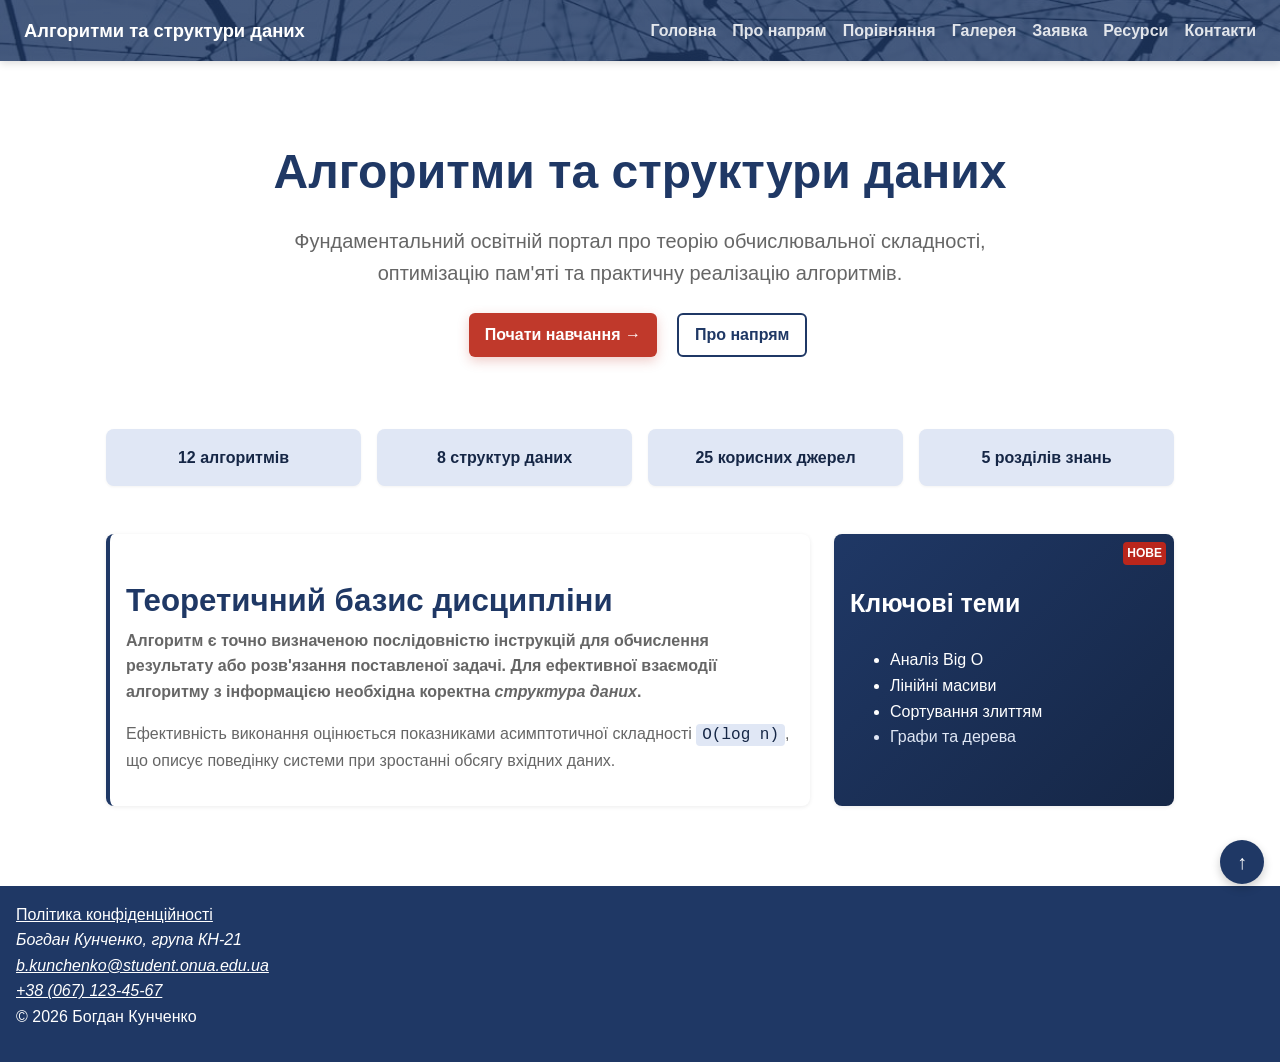
<file: index.html>
<!DOCTYPE html>
<html lang="uk">
<head>
    <link rel="stylesheet" href="css/style.css">
    <meta charset="UTF-8">
    <meta name="viewport" content="width=device-width, initial-scale=1.0">
    <meta name="description" content="Освітній ресурс про фундаментальні алгоритми та структури даних: опис базових концепцій, аналіз складності, практичні приклади застосування та корисні джерела.">
    <meta name="author" content="Богдан Кунченко">

    <link rel="canonical" href="https://kxndan.github.io/lab01-kunchenko/index.html">
    <meta property="og:title" content="Алгоритми та структури даних — навчальний портал">
    <meta property="og:description" content="Освітній ресурс про фундаментальні алгоритми, структури даних та оцінку обчислювальної складності.">
    <meta property="og:image" content="https://kxndan.github.io/lab01-kunchenko/img/photo-1.jpg">
    <meta property="og:url" content="https://kxndan.github.io/lab01-kunchenko/index.html">
    <meta property="og:type" content="website">

    <title>Алгоритми та структури даних: основи та практичний аналіз</title>
</head>
<body>
        <header class="hero">
        <a href="index.html" class="site-title">Алгоритми та структури даних</a>
        <nav>
            <ul class="menu">
            <li><a href="index.html">Головна</a></li>
            <li><a href="about.html">Про напрям</a></li>
            <li><a href="comparison.html">Порівняння</a></li>
            <li><a href="gallery.html">Галерея</a></li>
            <li><a href="application.html">Заявка</a></li>
            <li><a href="pages/resources.html">Ресурси</a></li>
            <li class="menu__contacts"><a href="contacts.html">Контакти</a></li>
            </ul>
        </nav>
        </header>

     <main class="page-grid">

        <!-- 1. Сцентрована красива точка входу (12 колонок) -->
        <section class="hero-intro span-12 text-center">
            <h1>Алгоритми та структури даних</h1>
            <p class="lead">
                Фундаментальний освітній портал про теорію обчислювальної складності, оптимізацію пам'яті та практичну реалізацію алгоритмів.
            </p>
            <div class="cta-group">
                <a href="pages/resources.html" class="btn btn--primary">Почати навчання →</a>
                <a href="about.html" class="btn btn--outline">Про напрям</a>
            </div>
        </section>

        <!-- 2. Панель показників (12 колонок, виглядає органічно під Hero) -->
        <div class="stats span-12">
            <div class="stats__item">12 алгоритмів</div>
            <div class="stats__item">8 структур даних</div>
            <div class="stats__item">25 корисних джерел</div>
            <div class="stats__item">5 розділів знань</div>
        </div>

        <!-- 3. Збалансований блок: 8 колонок зліва + 4 колонки справа -->
        <section class="card span-8">
            <h2>Теоретичний базис дисципліни</h2>
            <p>
                <strong>Алгоритм</strong> є точно визначеною послідовністю інструкцій для обчислення результату або розв'язання поставленої задачі. Для ефективної взаємодії алгоритму з інформацією необхідна коректна <em>структура даних</em>.
            </p>
            <p>
                Ефективність виконання оцінюється показниками асимптотичної складності <code>O(log n)</code>, що описує поведінку системи при зростанні обсягу вхідних даних.
            </p>
        </section>

        <aside class="card card--accent span-4">
            <span class="badge">Нове</span>
            <h3>Ключові теми</h3>
            <ul>
                <li>Аналіз Big O</li>
                <li>Лінійні масиви</li>
                <li>Сортування злиттям</li>
                <li>Графи та дерева</li>
            </ul>
        </aside>

    </main>

    <footer class="site-footer">
        <a href="privacy.html">Політика конфіденційності</a>
        <address>
            Богдан Кунченко, група КН-21<br>
            <a href="mailto:b.kunchenko@student.onua.edu.ua">b.kunchenko@student.onua.edu.ua</a><br>
            <a href="tel:+380671234567">+38 (067) 123-45-67</a>
        </address>
        <p>&copy; 2026 Богдан Кунченко</p>
    </footer>
    <a href="#top" class="back-to-top" aria-label="Нагору">↑</a>
</body id="top">
</html>
</file>
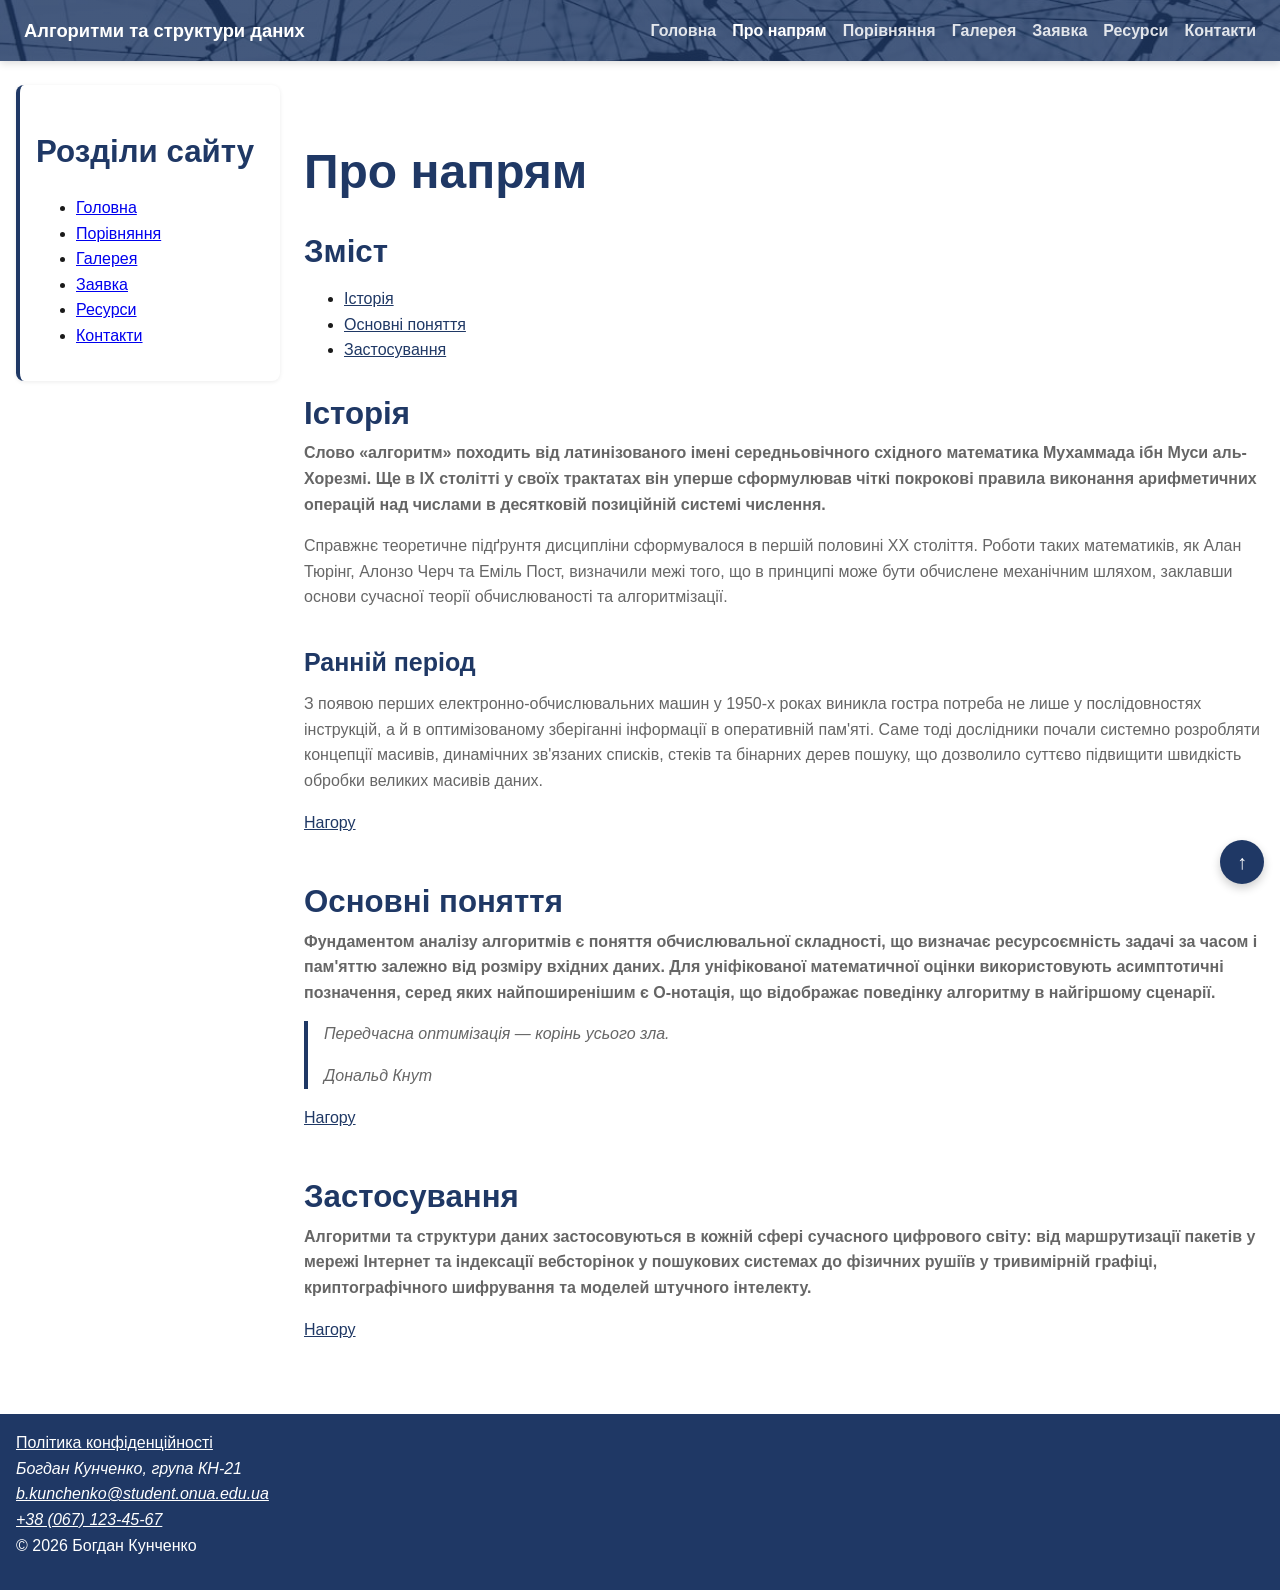
<file: about.html>
<!DOCTYPE html>
<html lang="uk">
<head>
    <link rel="stylesheet" href="css/style.css">
    <meta charset="UTF-8">
    <meta name="viewport" content="width=device-width, initial-scale=1.0">
    <meta name="description" content="Дізнайтеся про еволюцію алгоритмів, ключові концепції обчислювальної складності та практичне застосування структур даних у сучасній комп'ютерній інженерії.">
    <meta name="author" content="Богдан Кунченко">
    <title>Про напрям: історія, концепції алгоритмів та структур даних</title>
</head>
<body class="page" id="top">

    <!-- Шапка сайту з класом grid-області page__header -->
    <header class="page__header hero">
        <a href="index.html" class="site-title">Алгоритми та структури даних</a>
        <nav>
            <ul class="menu">
                <li><a href="index.html">Головна</a></li>
                <li><a href="about.html" aria-current="page">Про напрям</a></li>
                <li><a href="comparison.html">Порівняння</a></li>
                <li><a href="gallery.html">Галерея</a></li>
                <li><a href="application.html">Заявка</a></li>
                <li><a href="pages/resources.html">Ресурси</a></li>
                <li class="menu__contacts"><a href="contacts.html">Контакти</a></li>
            </ul>
        </nav>
    </header>

    <!-- Бічна панель: grid-область page__sidebar (Крок 5) -->
    <aside class="page__sidebar card">
        <h2>Розділи сайту</h2>
        <ul>
            <li><a href="index.html">Головна</a></li>
            <li><a href="comparison.html">Порівняння</a></li>
            <li><a href="gallery.html">Галерея</a></li>
            <li><a href="application.html">Заявка</a></li>
            <li><a href="pages/resources.html">Ресурси</a></li>
            <li><a href="contacts.html">Контакти</a></li>
        </ul>
    </aside>

    <!-- Основний вміст: grid-область page__main -->
    <main class="page__main">
        <h1>Про напрям</h1>

        <h2>Зміст</h2>
        <ul>
            <li><a href="#history">Історія</a></li>
            <li><a href="#concepts">Основні поняття</a></li>
            <li><a href="#usage">Застосування</a></li>
        </ul>

        <section id="history">
            <h2>Історія</h2>
            <p>Слово «алгоритм» походить від латинізованого імені середньовічного східного математика Мухаммада ібн Муси аль-Хорезмі. Ще в IX столітті у своїх трактатах він уперше сформулював чіткі покрокові правила виконання арифметичних операцій над числами в десятковій позиційній системі числення.</p>
            
            <p>Справжнє теоретичне підґрунтя дисципліни сформувалося в першій половині XX століття. Роботи таких математиків, як Алан Тюрінг, Алонзо Черч та Еміль Пост, визначили межі того, що в принципі може бути обчислене механічним шляхом, заклавши основи сучасної теорії обчислюваності та алгоритмізації.</p>

            <h3>Ранній період</h3>
            <p>З появою перших електронно-обчислювальних машин у 1950-х роках виникла гостра потреба не лише у послідовностях інструкцій, а й в оптимізованому зберіганні інформації в оперативній пам'яті. Саме тоді дослідники почали системно розробляти концепції масивів, динамічних зв'язаних списків, стеків та бінарних дерев пошуку, що дозволило суттєво підвищити швидкість обробки великих масивів даних.</p>
            
            <p><a href="#top">Нагору</a></p>
        </section>

        <section id="concepts">
            <h2>Основні поняття</h2>
            <p>Фундаментом аналізу алгоритмів є поняття обчислювальної складності, що визначає ресурсоємність задачі за часом і пам'яттю залежно від розміру вхідних даних. Для уніфікованої математичної оцінки використовують асимптотичні позначення, серед яких найпоширенішим є O-нотація, що відображає поведінку алгоритму в найгіршому сценарії.</p>

            <blockquote class="quote">
                <p>Передчасна оптимізація — корінь усього зла.</p>
                <footer><cite>Дональд Кнут</cite></footer>
            </blockquote>

            <p><a href="#top">Нагору</a></p>
        </section>

        <section id="usage">
            <h2>Застосування</h2>
            <p>Алгоритми та структури даних застосовуються в кожній сфері сучасного цифрового світу: від маршрутизації пакетів у мережі Інтернет та індексації вебсторінок у пошукових системах до фізичних рушіїв у тривимірній графіці, криптографічного шифрування та моделей штучного інтелекту.</p>
            
            <p><a href="#top">Нагору</a></p>
        </section>
    </main>

    <!-- Підвал: grid-область page__footer -->
    <footer class="page__footer site-footer">
        <a href="privacy.html">Політика конфіденційності</a>
        <address>
            Богдан Кунченко, група КН-21<br>
            <a href="mailto:b.kunchenko@student.onua.edu.ua">b.kunchenko@student.onua.edu.ua</a><br>
            <a href="tel:+380671234567">+38 (067) 123-45-67</a>
        </address>
        <p>&copy; 2026 Богдан Кунченко</p>
    </footer>

    <a href="#top" class="back-to-top" aria-label="Нагору">↑</a>

</body>
</html>
</file>
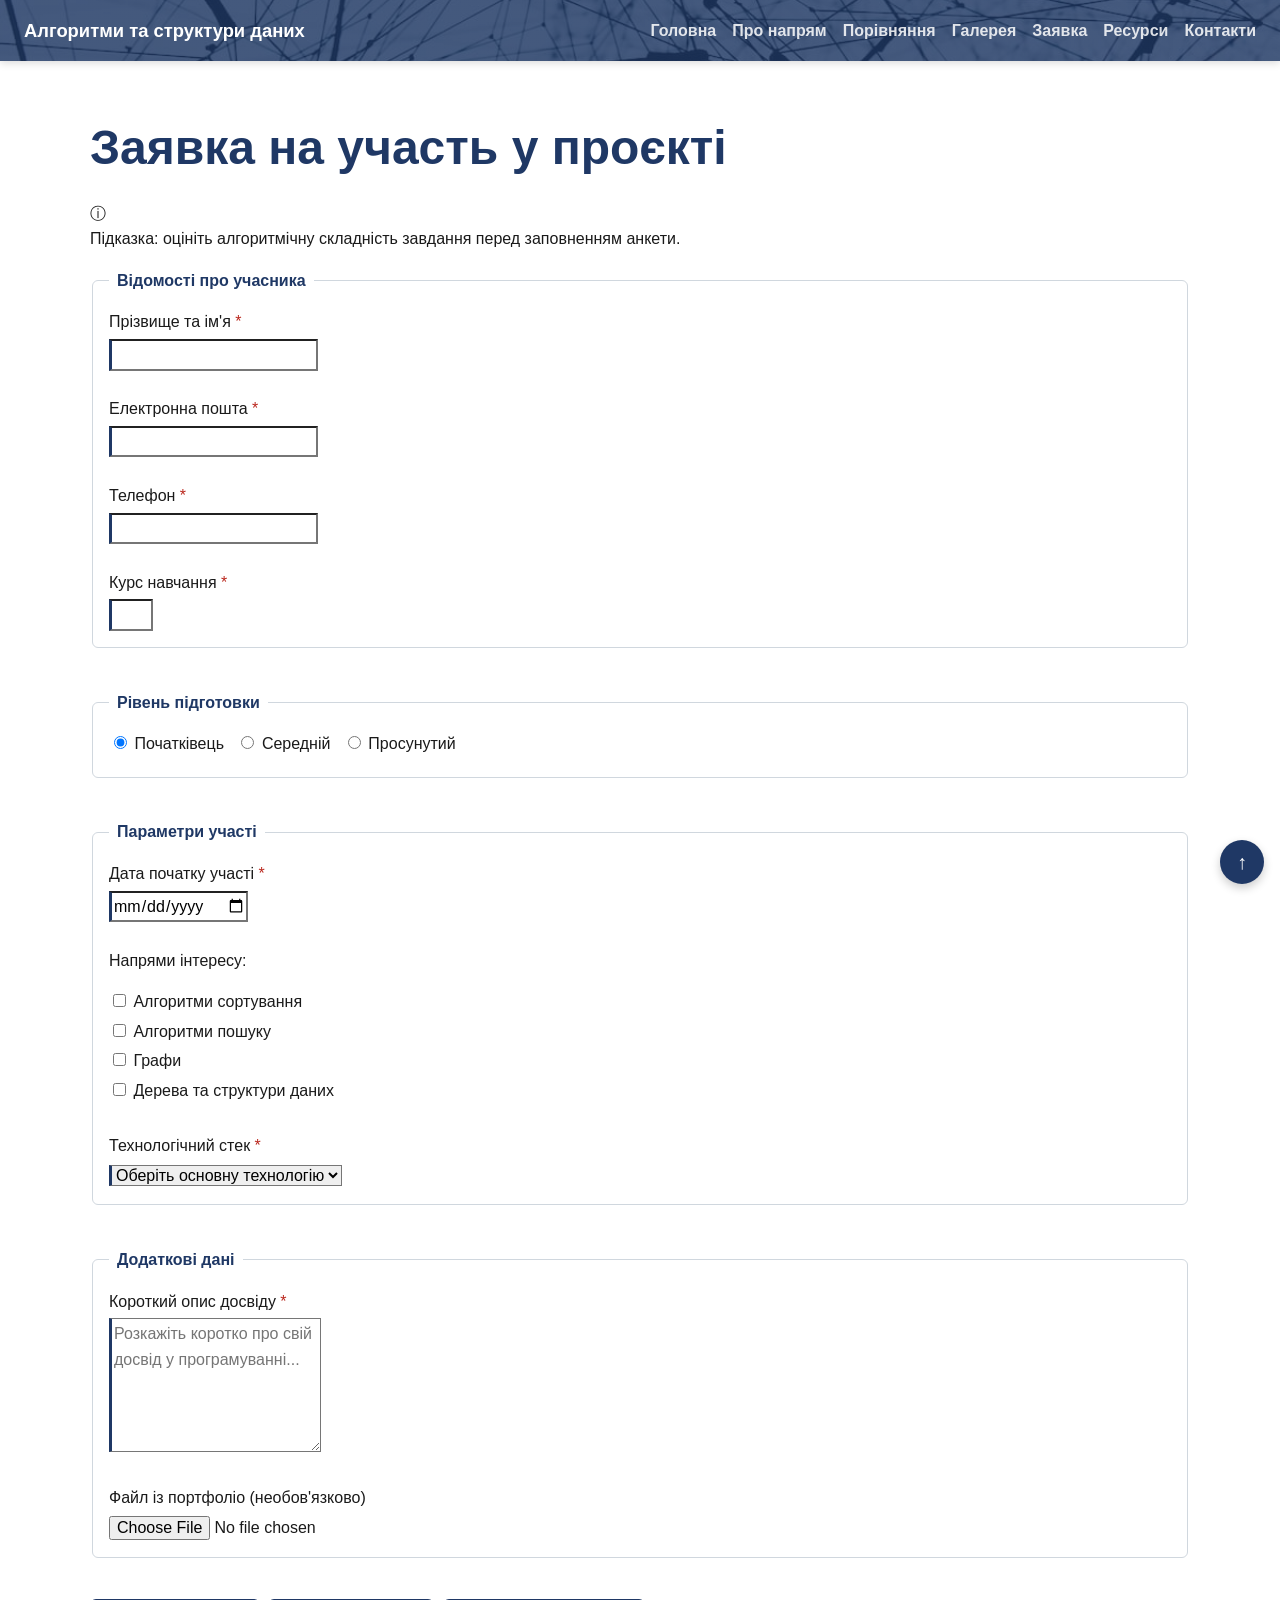
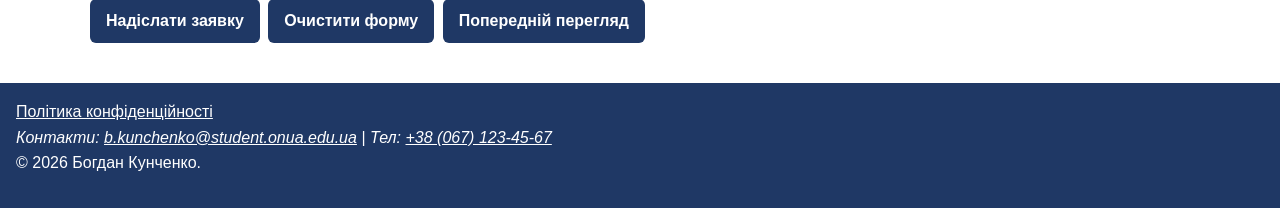
<file: application.html>
<!DOCTYPE html>
<html lang="uk">
<head>
  <link rel="stylesheet" href="css/style.css">
  <meta charset="UTF-8">
  <meta name="viewport" content="width=device-width, initial-scale=1.0">
  <title>Заявка на проєкт — Алгоритми та структури даних</title>
  <meta name="description" content="Реєстраційна анкета для участі в практичному проєкті з дослідження алгоритмів і структур даних.">
  <meta name="author" content="Богдан Кунченко">

  <link rel="canonical" href="https://kxndan.github.io/lab01-kunchenko/application.html">
  <meta property="og:title" content="Алгоритми та структури даних — навчальний портал">
  <meta property="og:description" content="Освітній ресурс про фундаментальні алгоритми, структури даних та оцінку обчислювальної складності.">
  <meta property="og:image" content="https://kxndan.github.io/lab01-kunchenko/img/photo-1.jpg">
  <meta property="og:url" content="https://kxndan.github.io/lab01-kunchenko/application.html">
  <meta property="og:type" content="website">
</head>
<body>

  <header class="hero">
    <a href="index.html" class="site-title">Алгоритми та структури даних</a>
    <nav>
      <ul class="menu">
        <li><a href="index.html">Головна</a></li>
        <li><a href="about.html">Про напрям</a></li>
        <li><a href="comparison.html">Порівняння</a></li>
        <li><a href="gallery.html">Галерея</a></li>
        <li><a href="application.html">Заявка</a></li>
        <li><a href="pages/resources.html">Ресурси</a></li>
        <li class="menu__contacts"><a href="contacts.html">Контакти</a></li>
      </ul>
    </nav>
  </header>

  <main class="container">
    <h1>Заявка на участь у проєкті</h1>

    <div class="media">
      <span class="media__icon" aria-hidden="true">ⓘ</span>
      <p class="media__body">Підказка: оцініть алгоритмічну складність завдання перед заповненням анкети.</p>
    </div>

    <form action="https://httpbin.org/post" method="post">

      <!-- Група 1: Персональні дані -->
      <fieldset>
        <legend>Відомості про учасника</legend>

        <label for="fullname">Прізвище та ім'я</label><br>
        <input type="text" id="fullname" name="fullname" minlength="5" maxlength="100" autocomplete="name" required><br><br>

        <label for="email">Електронна пошта</label><br>
        <input type="email" id="email" name="email" autocomplete="email" required><br><br>

        <label for="phone">Телефон</label><br>
        <input type="tel" id="phone" name="phone" pattern="\+380\d{9}" title="Формат: +380671234567" autocomplete="tel" required><br><br>

        <label for="course">Курс навчання</label><br>
        <input type="number" id="course" name="course" min="1" max="4" step="1" required>
      </fieldset><br>

      <!-- Група 2: Рівень підготовки (Radio) -->
      <fieldset>
        <legend>Рівень підготовки</legend>

        <label>
          <input type="radio" name="level" value="junior" checked> Початківець
        </label>
        <label>
          <input type="radio" name="level" value="middle"> Середній
        </label>
        <label>
          <input type="radio" name="level" value="senior"> Просунутий
        </label>
      </fieldset><br>

      <!-- Група 3: Параметри участі (Checkbox, Date, Select) -->
      <fieldset>
        <legend>Параметри участі</legend>

        <label for="startdate">Дата початку участі</label><br>
        <input type="date" id="startdate" name="startdate" min="2026-09-15" required><br><br>

        <p>Напрями інтересу:</p>
        <label>
          <input type="checkbox" name="interests" value="sorting"> Алгоритми сортування
        </label><br>
        <label>
          <input type="checkbox" name="interests" value="searching"> Алгоритми пошуку
        </label><br>
        <label>
          <input type="checkbox" name="interests" value="graphs"> Графи
        </label><br>
        <label>
          <input type="checkbox" name="interests" value="trees"> Дерева та структури даних
        </label><br><br>

        <label for="stack">Технологічний стек</label><br>
        <select id="stack" name="stack" required>
          <option value="" disabled selected>Оберіть основну технологію</option>
          <optgroup label="Мови програмування">
            <option value="python">Python</option>
            <option value="cpp">C++</option>
            <option value="java">Java</option>
          </optgroup>
          <optgroup label="Клієнтські технології">
            <option value="js">JavaScript</option>
            <option value="ts">TypeScript</option>
          </optgroup>
        </select>
      </fieldset><br>

      <!-- Група 4: Додаткова інформація (Textarea, File) -->
      <fieldset>
        <legend>Додаткові дані</legend>

        <label for="experience">Короткий опис досвіду</label><br>
        <textarea id="experience" name="experience" rows="5" minlength="20" maxlength="500" placeholder="Розкажіть коротко про свій досвід у програмуванні..." required></textarea><br><br>

        <label for="portfolio">Файл із портфоліо (необов'язково)</label><br>
        <input type="file" id="portfolio" name="portfolio" accept=".pdf,.doc,.docx">
      </fieldset><br>

      <!-- Три типи кнопок -->
      <button type="submit" class="btn">Надіслати заявку</button>
      <button type="reset" class="btn">Очистити форму</button>
      <button type="button" class="btn" id="preview-btn">Попередній перегляд</button>

    </form>
  </main>

  <footer class="site-footer">
    <a href="privacy.html">Політика конфіденційності</a>
    <address>
      Контакти: <a href="mailto:b.kunchenko@student.onua.edu.ua">b.kunchenko@student.onua.edu.ua</a> | 
      Тел: <a href="tel:+380671234567">+38 (067) 123-45-67</a>
    </address>
    <p>&copy; 2026 Богдан Кунченко.</p>
  </footer>
  <a href="#top" class="back-to-top" aria-label="Нагору">↑</a>
</body id="top">
</html>
</file>
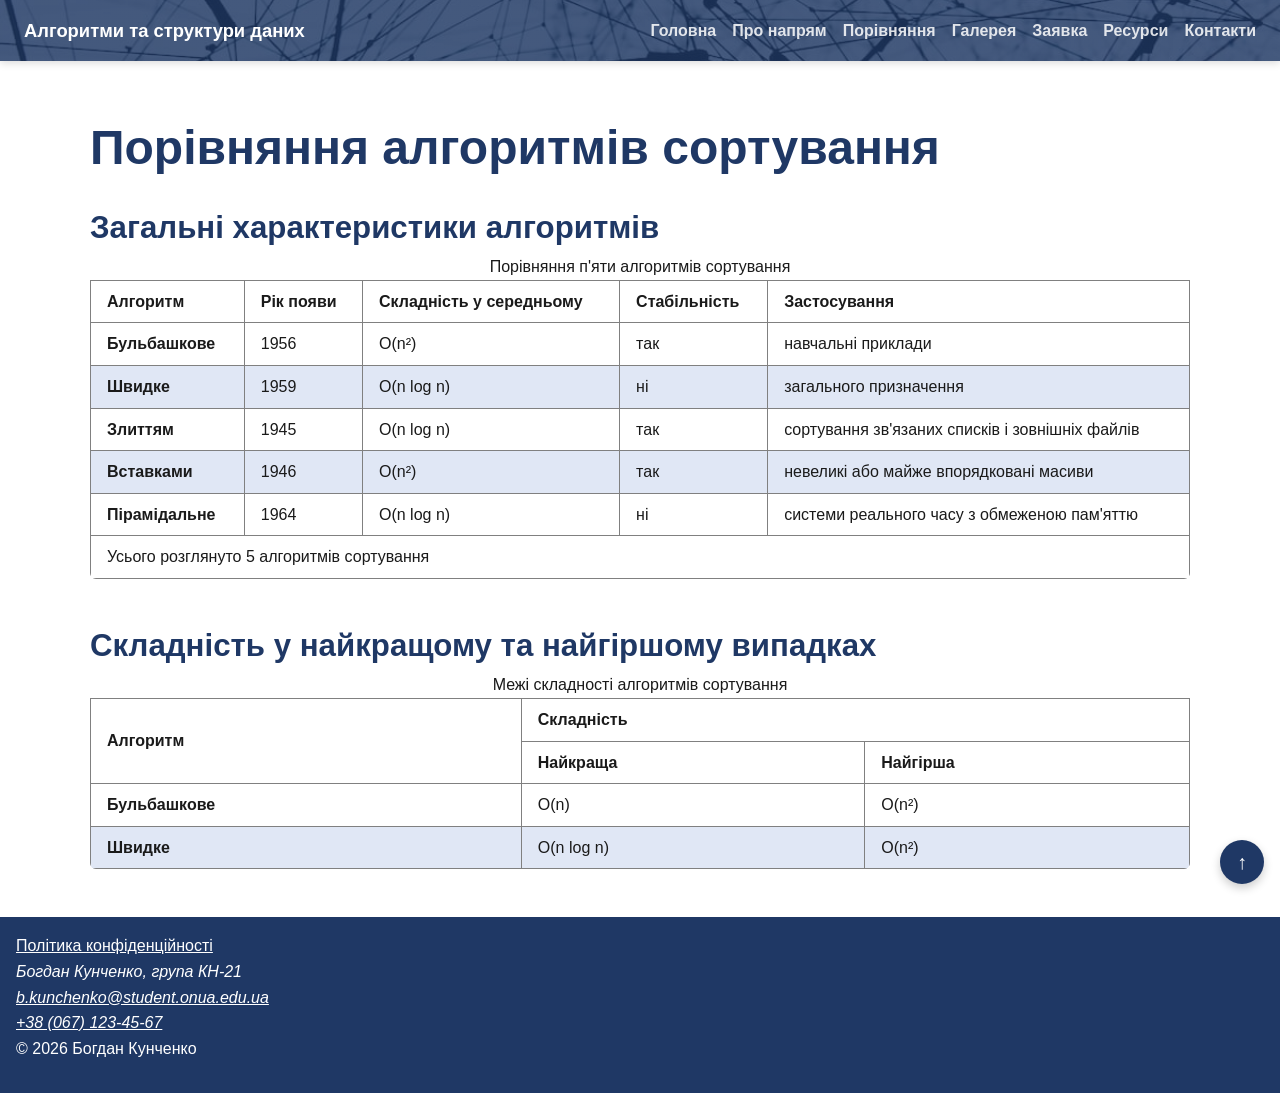
<file: comparison.html>
<!DOCTYPE html>
<html lang="uk">
<head>
    <link rel="stylesheet" href="css/style.css">
    <meta charset="UTF-8">
    <meta name="viewport" content="width=device-width, initial-scale=1.0">
    <meta name="description" content="Детальне порівняння п'яти ключових алгоритмів сортування: аналіз обчислювальної складності, стабільності, року створення та сфер їх практичного застосування.">
    <meta name="author" content="Богдан Кунченко">

    <link rel="canonical" href="https://kxndan.github.io/lab01-kunchenko/comparison.html">
    <meta property="og:title" content="Алгоритми та структури даних — навчальний портал">
    <meta property="og:description" content="Освітній ресурс про фундаментальні алгоритми, структури даних та оцінку обчислювальної складності.">
    <meta property="og:image" content="https://kxndan.github.io/lab01-kunchenko/img/photo-1.jpg">
    <meta property="og:url" content="https://kxndan.github.io/lab01-kunchenko/comparison.html">
    <meta property="og:type" content="website">

    <title>Порівняльний аналіз популярних алгоритмів сортування даних</title>
</head>
<body>
    <header class="hero">
    <a href="index.html" class="site-title">Алгоритми та структури даних</a>
    <nav>
        <ul class="menu">
        <li><a href="index.html">Головна</a></li>
        <li><a href="about.html">Про напрям</a></li>
        <li><a href="comparison.html">Порівняння</a></li>
        <li><a href="gallery.html">Галерея</a></li>
        <li><a href="application.html">Заявка</a></li>
        <li><a href="pages/resources.html">Ресурси</a></li>
        <li class="menu__contacts"><a href="contacts.html">Контакти</a></li>
        </ul>
    </nav>
    </header>

    <main class="container">
        <h1>Порівняння алгоритмів сортування</h1>

        <section>
            <h2>Загальні характеристики алгоритмів</h2>
            <div class="table-wrap">
                <table border="1">
                    <caption>Порівняння п'яти алгоритмів сортування</caption>
                    <thead>
                        <tr>
                            <th scope="col">Алгоритм</th>
                            <th scope="col">Рік появи</th>
                            <th scope="col">Складність у середньому</th>
                            <th scope="col">Стабільність</th>
                            <th scope="col">Застосування</th>
                        </tr>
                    </thead>
                    <tbody>
                        <tr>
                            <th scope="row">Бульбашкове</th>
                            <td><time datetime="1956">1956</time></td>
                            <td>O(n²)</td>
                            <td>так</td>
                            <td>навчальні приклади</td>
                        </tr>
                        <tr>
                            <th scope="row">Швидке</th>
                            <td><time datetime="1959">1959</time></td>
                            <td>O(n log n)</td>
                            <td>ні</td>
                            <td>загального призначення</td>
                        </tr>
                        <tr>
                            <th scope="row">Злиттям</th>
                            <td><time datetime="1945">1945</time></td>
                            <td>O(n log n)</td>
                            <td>так</td>
                            <td>сортування зв'язаних списків і зовнішніх файлів</td>
                        </tr>
                        <tr>
                            <th scope="row">Вставками</th>
                            <td><time datetime="1946">1946</time></td>
                            <td>O(n²)</td>
                            <td>так</td>
                            <td>невеликі або майже впорядковані масиви</td>
                        </tr>
                        <tr>
                            <th scope="row">Пірамідальне</th>
                            <td><time datetime="1964">1964</time></td>
                            <td>O(n log n)</td>
                            <td>ні</td>
                            <td>системи реального часу з обмеженою пам'яттю</td>
                        </tr>
                    </tbody>
                    <tfoot>
                        <tr>
                            <td colspan="5">Усього розглянуто 5 алгоритмів сортування</td>
                        </tr>
                    </tfoot>
                </table>
            </div>
        </section>

        <section>
            <h2>Складність у найкращому та найгіршому випадках</h2>
            <div class="table-wrap">
                <table border="1">
                    <caption>Межі складності алгоритмів сортування</caption>
                    <thead>
                        <tr>
                            <th rowspan="2" scope="col">Алгоритм</th>
                            <th colspan="2" scope="colgroup">Складність</th>
                        </tr>
                        <tr>
                            <th scope="col">Найкраща</th>
                            <th scope="col">Найгірша</th>
                        </tr>
                    </thead>
                    <tbody>
                        <tr>
                            <th scope="row">Бульбашкове</th>
                            <td>O(n)</td>
                            <td>O(n²)</td>
                        </tr>
                        <tr>
                            <th scope="row">Швидке</th>
                            <td>O(n log n)</td>
                            <td>O(n²)</td>
                        </tr>
                    </tbody>
                </div>
            </table>
        </section>
    </main>

    <footer class="site-footer">
     <a href="privacy.html">Політика конфіденційності</a>
        <address>
            Богдан Кунченко, група КН-21<br>
            <a href="mailto:b.kunchenko@student.onua.edu.ua">b.kunchenko@student.onua.edu.ua</a><br>
            <a href="tel:+380671234567">+38 (067) 123-45-67</a>
        </address>
        <p>&copy; 2026 Богдан Кунченко</p>
    </footer>
    <a href="#top" class="back-to-top" aria-label="Нагору">↑</a>
</body id="top">
</html>
</file>
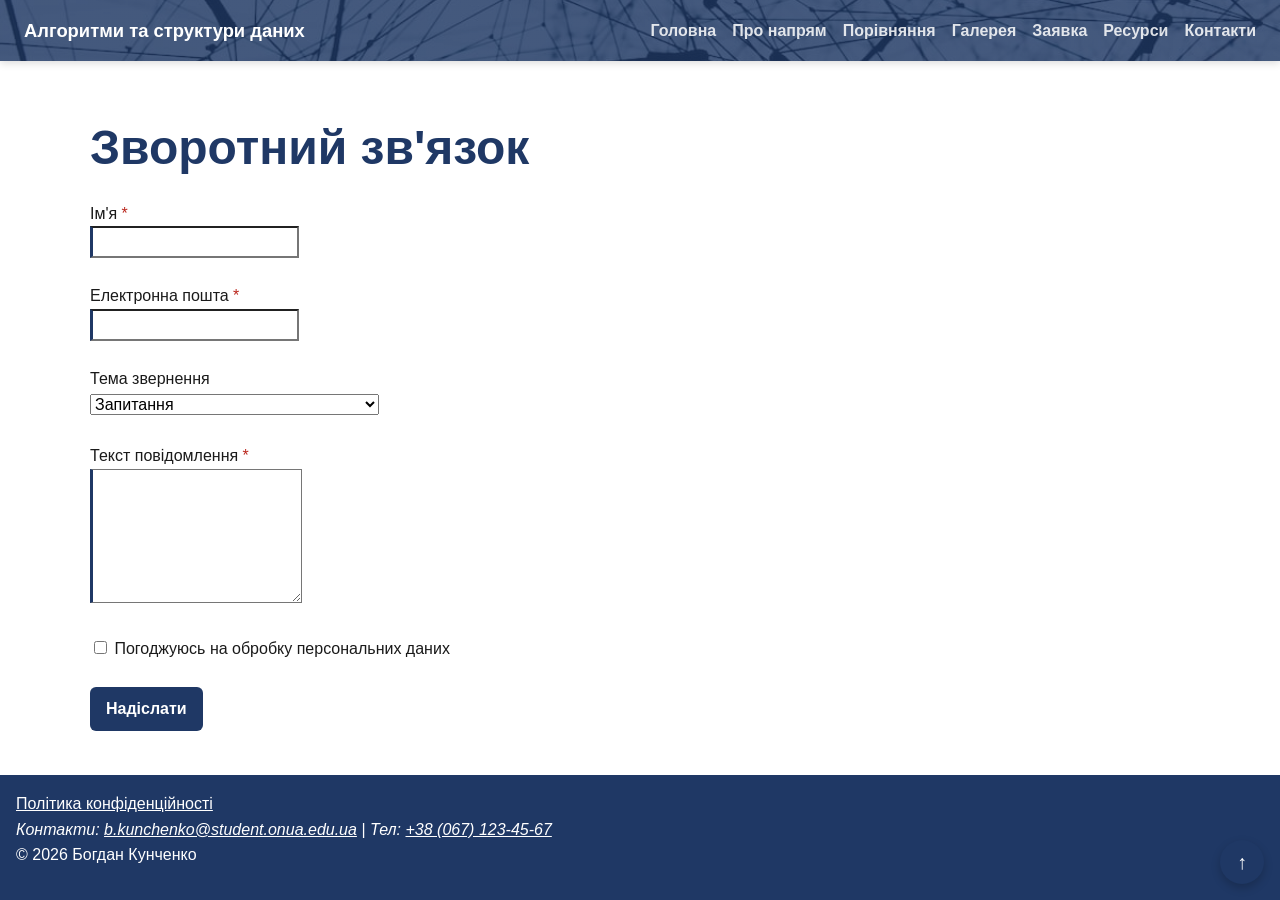
<file: contacts.html>
<!DOCTYPE html>
<html lang="uk">
<head>
  <link rel="stylesheet" href="css/style.css">
  <meta charset="UTF-8">
  <meta name="viewport" content="width=device-width, initial-scale=1.0">
  <title>Контакти — Алгоритми та структури даних</title>
  <meta name="description" content="Форма зворотного зв'язку для запитань та пропозицій щодо навчального курсу з алгоритмів.">
  <meta name="author" content="Богдан Кунченко">

  <link rel="canonical" href="https://kxndan.github.io/lab01-kunchenko/contacts.html">
  <meta property="og:title" content="Алгоритми та структури даних — навчальний портал">
  <meta property="og:description" content="Освітній ресурс про фундаментальні алгоритми, структури даних та оцінку обчислювальної складності.">
  <meta property="og:image" content="https://kxndan.github.io/lab01-kunchenko/img/photo-1.jpg">
  <meta property="og:url" content="https://kxndan.github.io/lab01-kunchenko/contacts.html">
  <meta property="og:type" content="website">
</head>
<body>

  <header class="hero">
    <a href="index.html" class="site-title">Алгоритми та структури даних</a>
    <nav>
      <ul class="menu">
        <li><a href="index.html">Головна</a></li>
        <li><a href="about.html">Про напрям</a></li>
        <li><a href="comparison.html">Порівняння</a></li>
        <li><a href="gallery.html">Галерея</a></li>
        <li><a href="application.html">Заявка</a></li>
        <li><a href="pages/resources.html">Ресурси</a></li>
        <li class="menu__contacts"><a href="contacts.html">Контакти</a></li>
      </ul>
    </nav>
  </header>

  <main class="container">
    <h1>Зворотний зв'язок</h1>

    <form action="https://httpbin.org/post" method="post">
      
      <!-- Явні підписи (for + id) -->
      <label for="name">Ім'я</label><br>
      <input type="text" id="name" name="name" required><br><br>

      <label for="email">Електронна пошта</label><br>
      <input type="email" id="email" name="email" required><br><br>

      <label for="subject">Тема звернення</label><br>
      <select id="subject" name="subject">
        <option value="question">Запитання</option>
        <option value="suggestion">Пропозиція</option>
        <option value="error">Повідомлення про помилку на сайті</option>
      </select><br><br>

      <label for="message">Текст повідомлення</label><br>
      <textarea id="message" name="message" rows="5" minlength="10" required></textarea><br><br>

      <!-- Вкладений підпис (label огортає input) -->
      <label>
        <input type="checkbox" name="consent" required>
        Погоджуюсь на обробку персональних даних
      </label><br><br>

      <button type="submit" class="btn">Надіслати</button>
    </form>
  </main>

  <footer class="site-footer">
    <a href="privacy.html">Політика конфіденційності</a>
    <address>
      Контакти: <a href="mailto:b.kunchenko@student.onua.edu.ua">b.kunchenko@student.onua.edu.ua</a> | 
      Тел: <a href="tel:+380671234567">+38 (067) 123-45-67</a>
    </address>
    <p>&copy; 2026 Богдан Кунченко</p>
  </footer>
  <a href="#top" class="back-to-top" aria-label="Нагору">↑</a>
</body id="top">
</html>
</file>
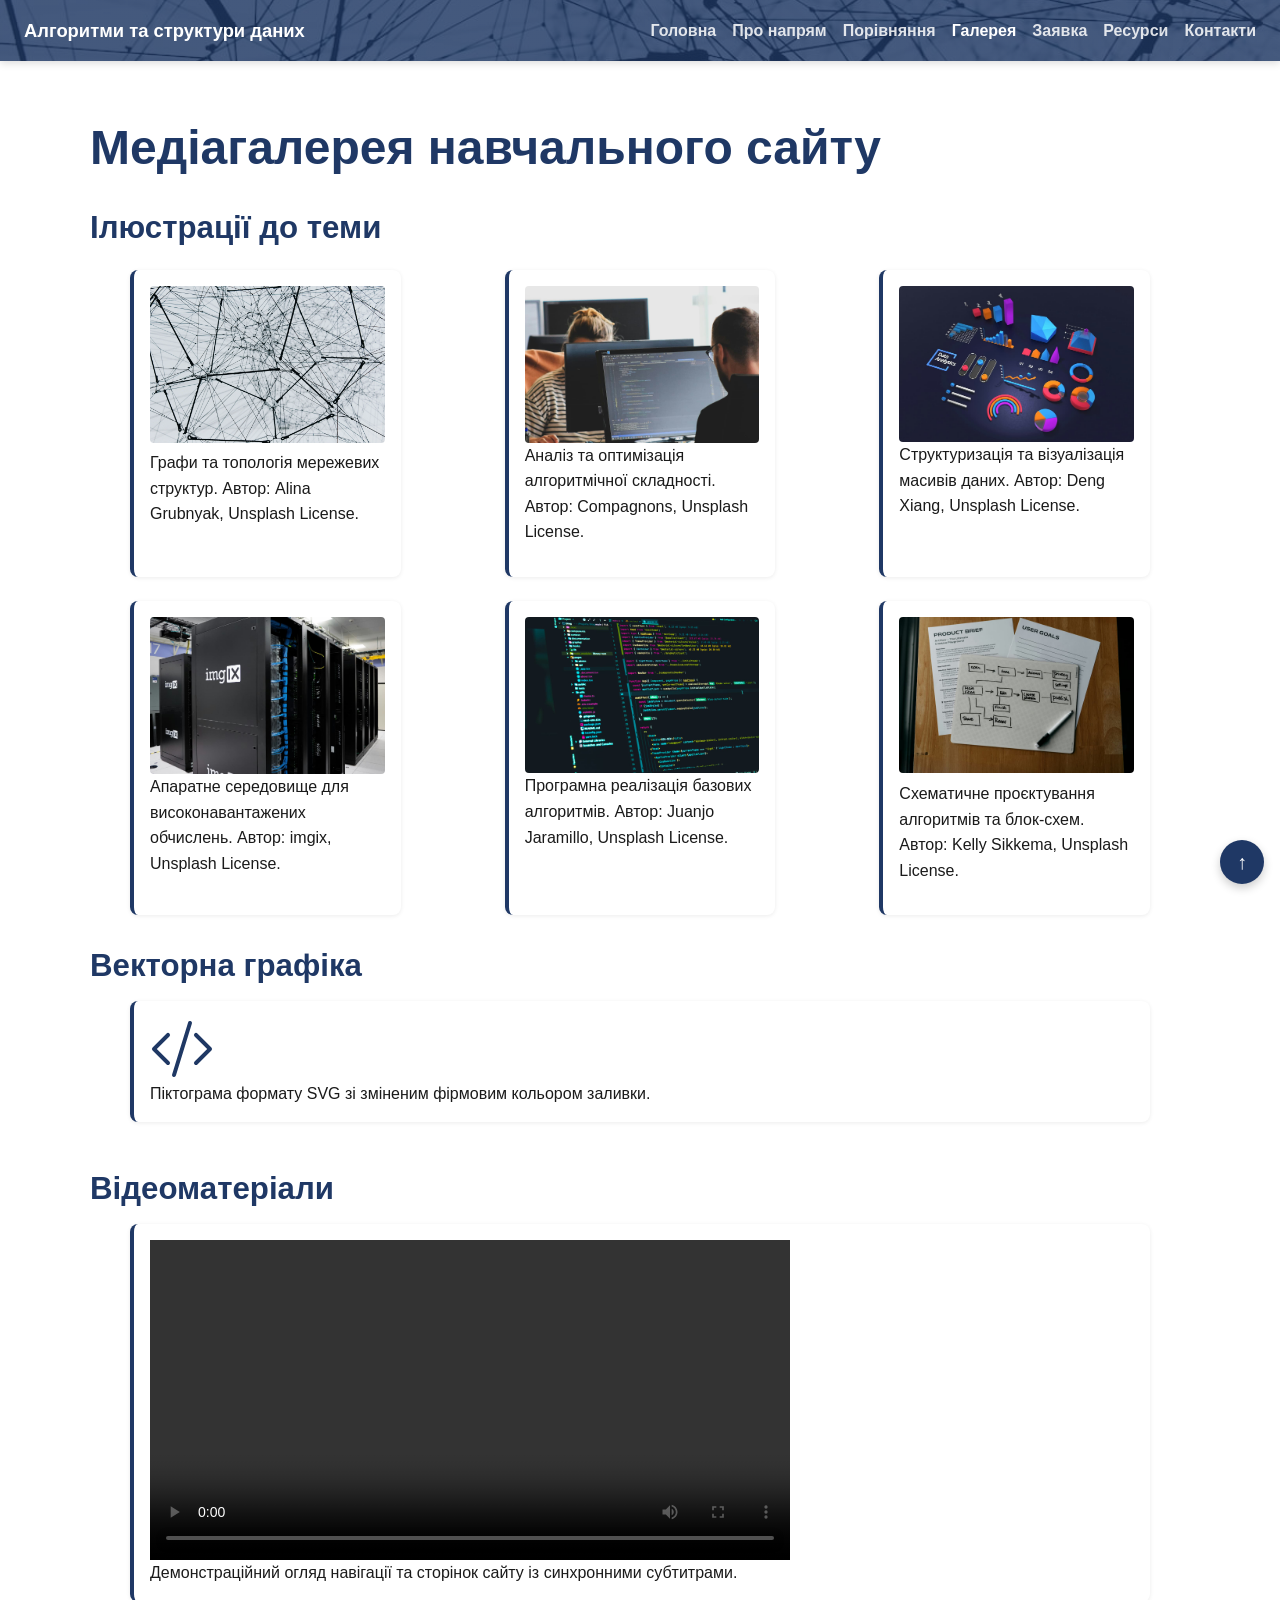
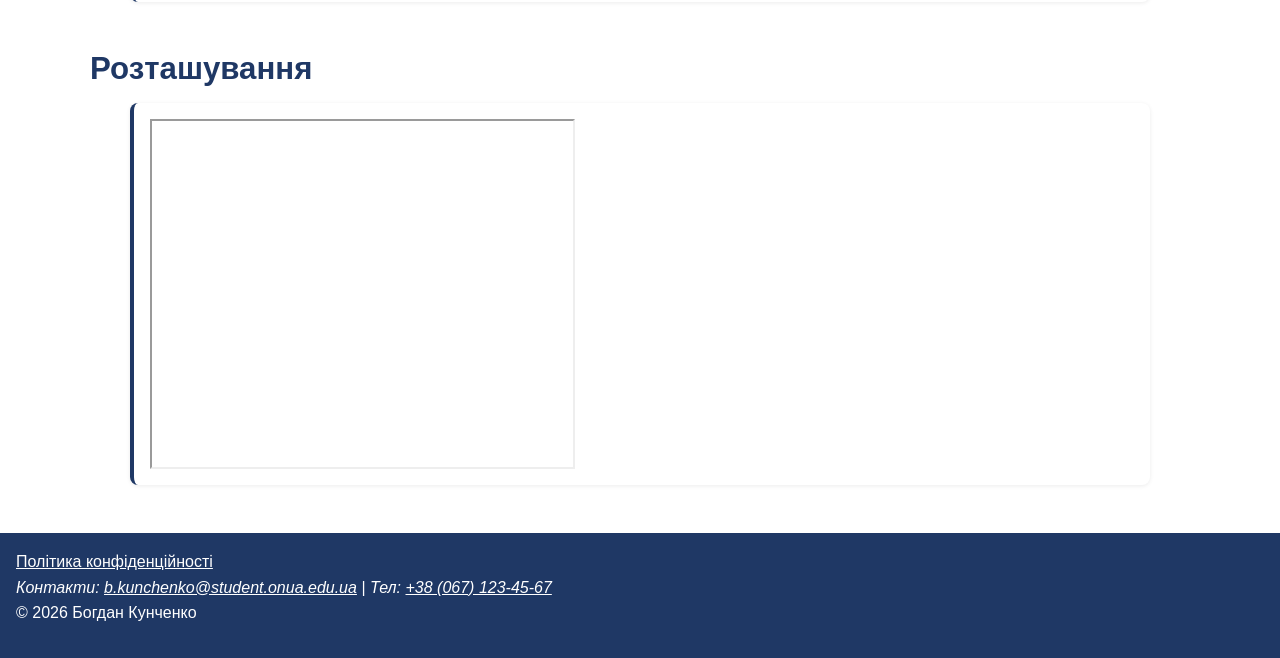
<file: gallery.html>
<!DOCTYPE html>
<html lang="uk">
<head>
  <link rel="stylesheet" href="css/style.css">
  <meta charset="UTF-8">
  <meta name="viewport" content="width=device-width, initial-scale=1.0">
  <title>Галерея — Алгоритми та структури даних</title>
  <meta name="description" content="Мультимедійна галерея з ілюстраціями алгоритмів, відеоматеріалами та картою розташування кафедри.">
  <meta name="author" content="Богдан Кунченко">

  <link rel="canonical" href="https://kxndan.github.io/lab01-kunchenko/gallery.html">
  <meta property="og:title" content="Алгоритми та структури даних — навчальний портал">
  <meta property="og:description" content="Освітній ресурс про фундаментальні алгоритми, структури даних та оцінку обчислювальної складності.">
  <meta property="og:image" content="https://kxndan.github.io/lab01-kunchenko/img/photo-1.jpg">
  <meta property="og:url" content="https://kxndan.github.io/lab01-kunchenko/gallery.html">
  <meta property="og:type" content="website">
</head>
<body id="top">

  <!-- Шапка сайту -->
  <header class="hero">
    <a href="index.html" class="site-title">Алгоритми та структури даних</a>
    <nav>
      <ul class="menu">
        <li><a href="index.html">Головна</a></li>
        <li><a href="about.html">Про напрям</a></li>
        <li><a href="comparison.html">Порівняння</a></li>
        <li><a href="gallery.html" aria-current="page">Галерея</a></li>
        <li><a href="application.html">Заявка</a></li>
        <li><a href="pages/resources.html">Ресурси</a></li>
        <li class="menu__contacts"><a href="contacts.html">Контакти</a></li>
      </ul>
    </nav>
  </header>

  <!-- Основний вміст -->
  <main class="container">
    <h1>Медіагалерея навчального сайту</h1>

    <!-- Секція зображень: Адаптивна галерея на Flexbox -->
    <section>
      <h2>Ілюстрації до теми</h2>

      <div class="card-grid">
        <!-- Фото 1: Адаптивне через <picture>, Тип alt 1 (інформативний), без lazy (LCP) -->
        <figure class="card">
          <picture>
            <source srcset="img/photo-1.webp" type="image/webp">
            <img src="img/photo-1.jpg" alt="Робоче місце розробника з відкритим вихідним кодом на моніторі" width="1200" height="800">
          </picture>
          <figcaption>Графи та топологія мережевих структур. Автор: Alina Grubnyak, Unsplash License.</figcaption>
        </figure>

        <!-- Фото 2: Тип alt 1 (інформативний) -->
        <figure class="card">
          <img src="img/photo-2.jpg" alt="Серверна стійка дата-центру з миготливими індикаторами мережевого обладнання" width="1200" height="800" loading="lazy">
          <figcaption>Аналіз та оптимізація алгоритмічної складності. Автор: Compagnons, Unsplash License.</figcaption>
        </figure>

        <!-- Фото 3: Тип alt 1 (інформативний) -->
        <figure class="card">
          <img src="img/photo-3.jpg" alt="Клавіатура комп'ютера з підсвічуванням клавіш" width="1200" height="800" loading="lazy">
          <figcaption>Структуризація та візуалізація масивів даних. Автор: Deng Xiang, Unsplash License.</figcaption>
        </figure>

        <!-- Фото 4: Тип alt 2 (декоративне зображення - alt порожній) -->
        <figure class="card">
          <img src="img/photo-4.jpg" alt="" width="1200" height="800" loading="lazy">
          <figcaption>Апаратне середовище для високонавантажених обчислень. Автор: imgix, Unsplash License.</figcaption>
        </figure>

        <!-- Фото 5: Тип alt 3 (складна схема з коротким alt і детальним поясненням у підписі) -->
        <figure class="card">
          <img src="img/photo-5.jpg" alt="Схема етапів алгоритму сортування злиттям" width="1200" height="800" loading="lazy">
          <figcaption>
            Програмна реалізація базових алгоритмів. Автор: Juanjo Jaramillo, Unsplash License.
          </figcaption>
        </figure>

        <!-- Фото 6: Тип alt 4 (зображення-посилання з функціональним описом переходу) -->
        <figure class="card">
          <a href="pages/resources.html">
            <img src="img/photo-6.jpg" alt="Перейти до розділу «Ресурси» для ознайомлення з глосарієм" width="1200" height="800" loading="lazy">
          </a>
          <figcaption>Схематичне проєктування алгоритмів та блок-схем. Автор: Kelly Sikkema, Unsplash License.</figcaption>
        </figure>
      </div>
    </section>

    <!-- Секція векторної графіки -->
    <section>
      <h2>Векторна графіка</h2>
      <figure class="card">
        <img src="img/icon.svg" alt="Векторна піктограма фрагмента програмного коду" width="64" height="64">
        <figcaption>Піктограма формату SVG зі зміненим фірмовим кольором заливки.</figcaption>
      </figure>
    </section>

    <!-- Секція відео -->
    <section>
      <h2>Відеоматеріали</h2>
      <figure class="card">
        <video controls width="640" preload="metadata">
          <source src="video/demo.mp4" type="video/mp4">
          <track src="video/demo-uk.vtt" kind="subtitles" srclang="uk" label="Українські субтитри" default>
          Ваш браузер не підтримує відтворення відео. 
          <a href="video/demo.mp4">Завантажте відео за цим посиланням</a>.
        </video>
        <figcaption>Демонстраційний огляд навігації та сторінок сайту із синхронними субтитрами.</figcaption>
      </figure>
    </section>

    <!-- Секція інтерактивної карти -->
    <section>
      <h2>Розташування</h2>
      <figure class="card">
        <iframe 
          src="https://www.openstreetmap.org/export/embed?bbox=30.73692172765732%2C46.47724541736318%2C30.74217885732651%2C46.47949142440513&amp;layer=mapnik" 
          width="425" 
          height="350" 
          title="Карта розташування закладу освiти" 
          loading="lazy" 
          sandbox="allow-scripts allow-same-origin">
        </iframe>
      </figure>
    </section>
  </main>

  <!-- Підвал сайту -->
  <footer class="site-footer">
    <a href="privacy.html">Політика конфіденційності</a>
    <address>
      Контакти: <a href="mailto:b.kunchenko@student.onua.edu.ua">b.kunchenko@student.onua.edu.ua</a> | 
      Тел: <a href="tel:+380671234567">+38 (067) 123-45-67</a>
    </address>
    <p>&copy; 2026 Богдан Кунченко</p>
  </footer>

  <a href="#top" class="back-to-top" aria-label="Нагору">↑</a>

</body>
</html>
</file>
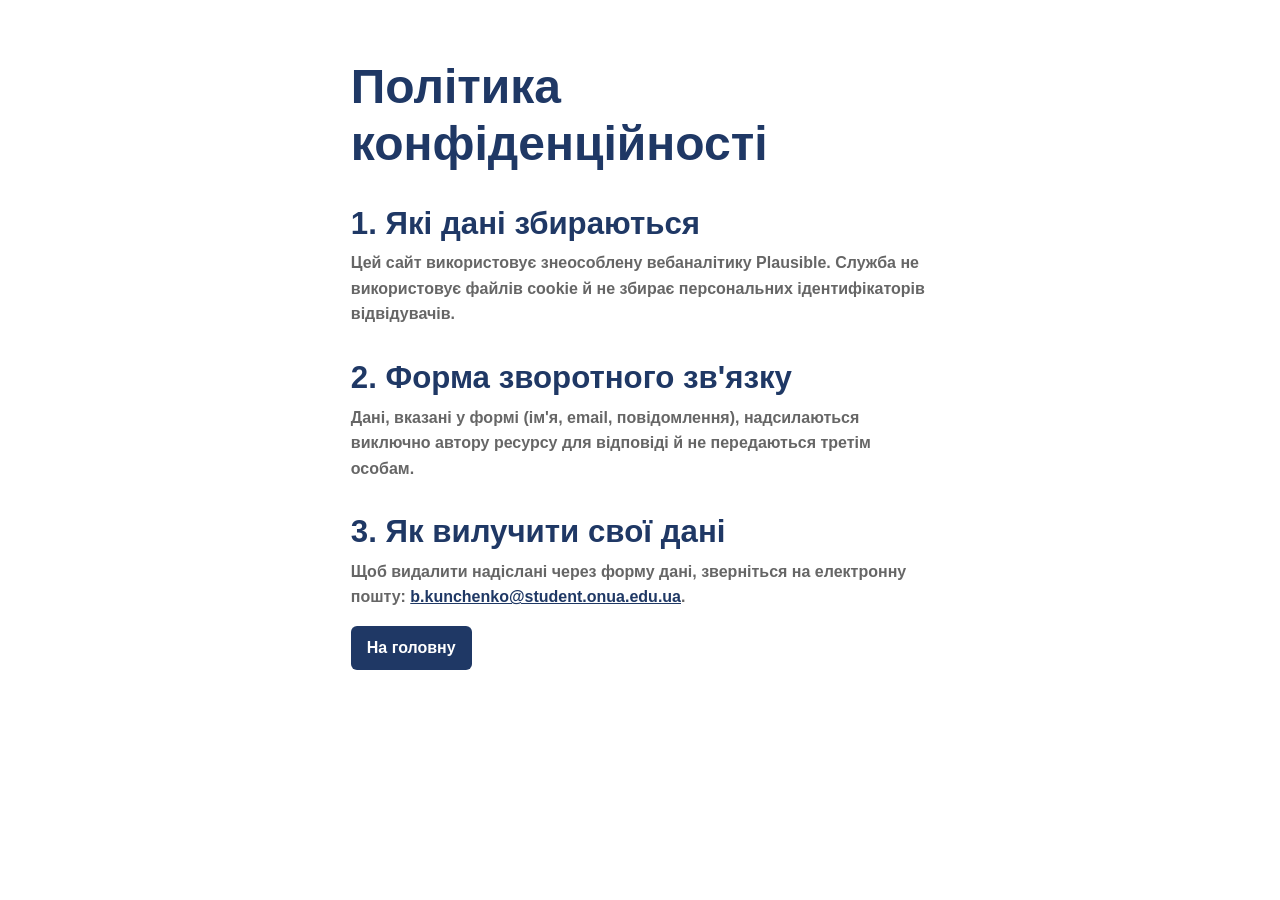
<file: privacy.html>
<!DOCTYPE html>
<html lang="uk">
<head>
  <meta charset="UTF-8">
  <meta name="viewport" content="width=device-width, initial-scale=1.0">
  <title>Політика конфіденційності</title>
  <link rel="stylesheet" href="css/style.css">
  <link rel="canonical" href="https://kxndan.github.io/lab01-kunchenko/privacy.html">
</head>
<body class="container content">
  <main>
    <h1>Політика конфіденційності</h1>

    <h2>1. Які дані збираються</h2>
    <p>Цей сайт використовує знеособлену вебаналітику Plausible. Служба не використовує файлів cookie й не збирає персональних ідентифікаторів відвідувачів.</p>

    <h2>2. Форма зворотного зв'язку</h2>
    <p>Дані, вказані у формі (ім'я, email, повідомлення), надсилаються виключно автору ресурсу для відповіді й не передаються третім особам.</p>

    <h2>3. Як вилучити свої дані</h2>
    <p>Щоб видалити надіслані через форму дані, зверніться на електронну пошту: <a href="mailto:b.kunchenko@student.onua.edu.ua">b.kunchenko@student.onua.edu.ua</a>.</p>

    <p><a href="index.html" class="btn">На головну</a></p>
  </main>
</body>
</html>
</file>
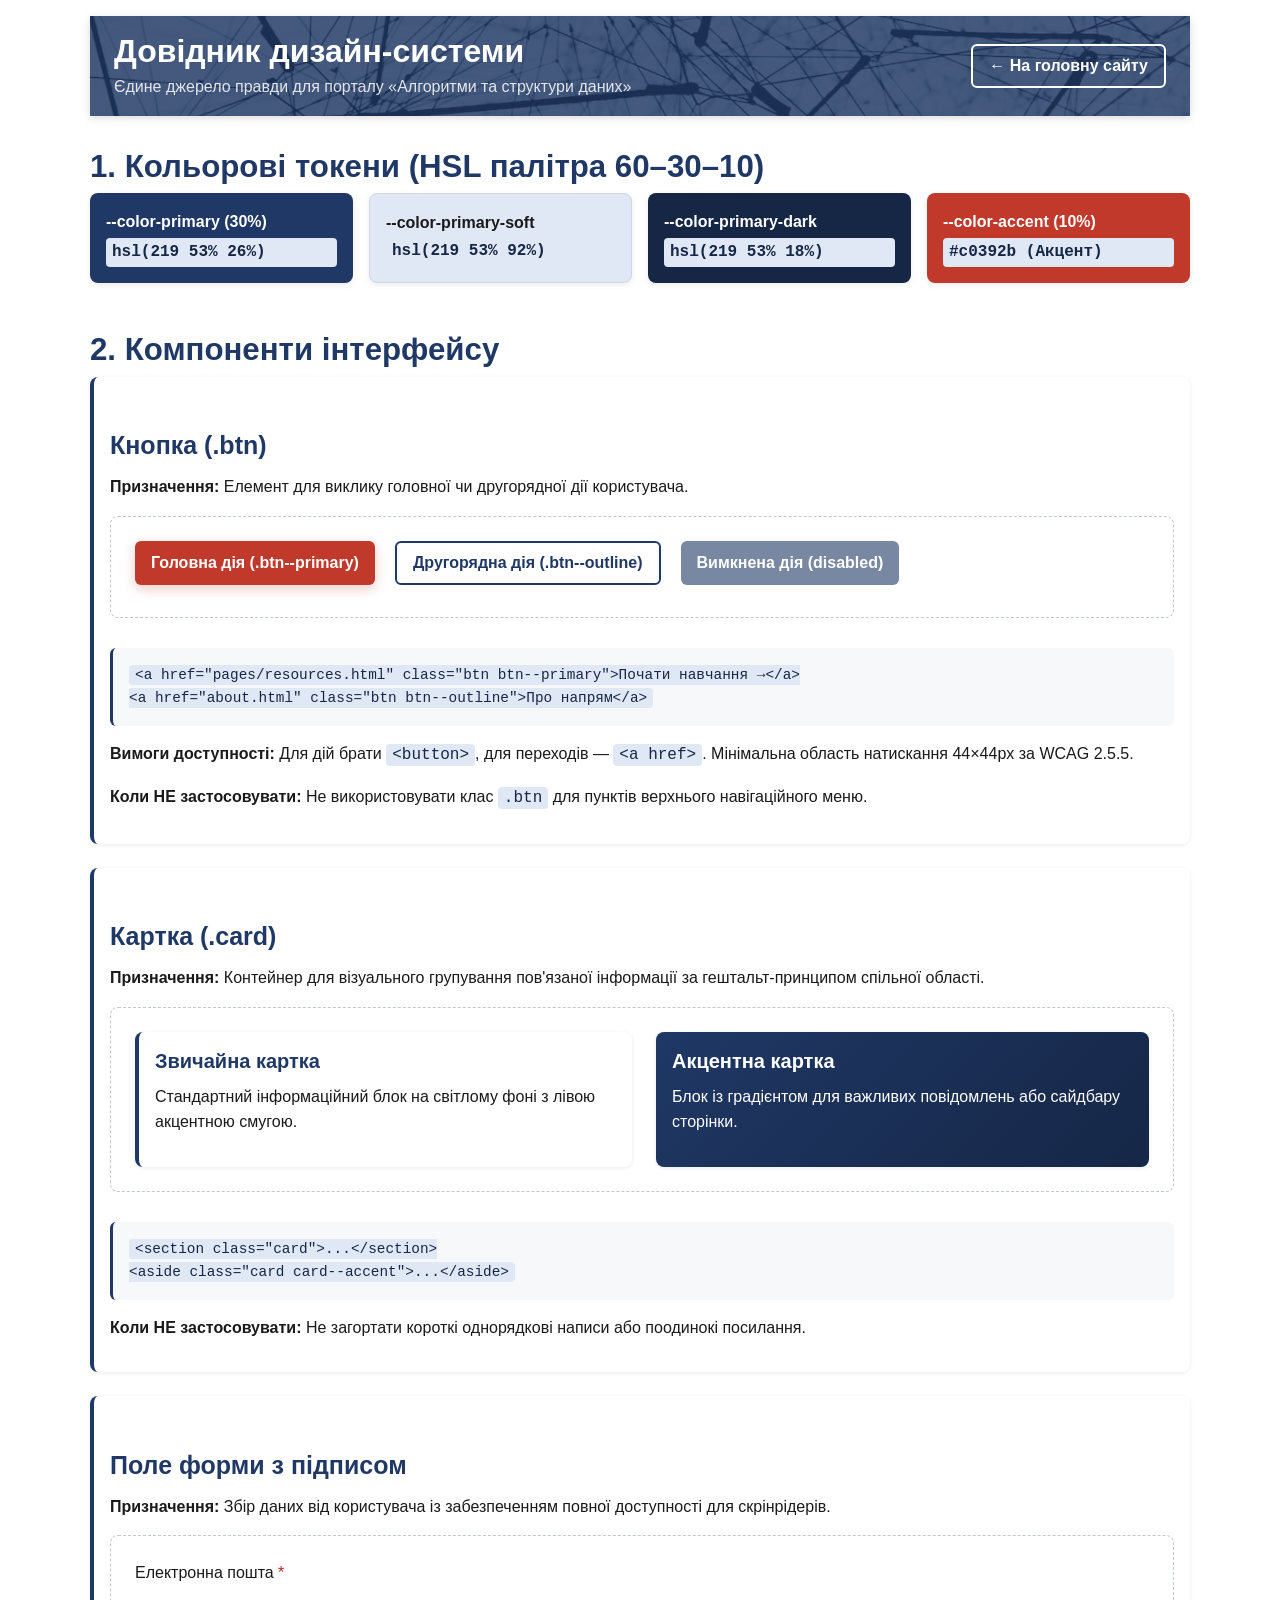
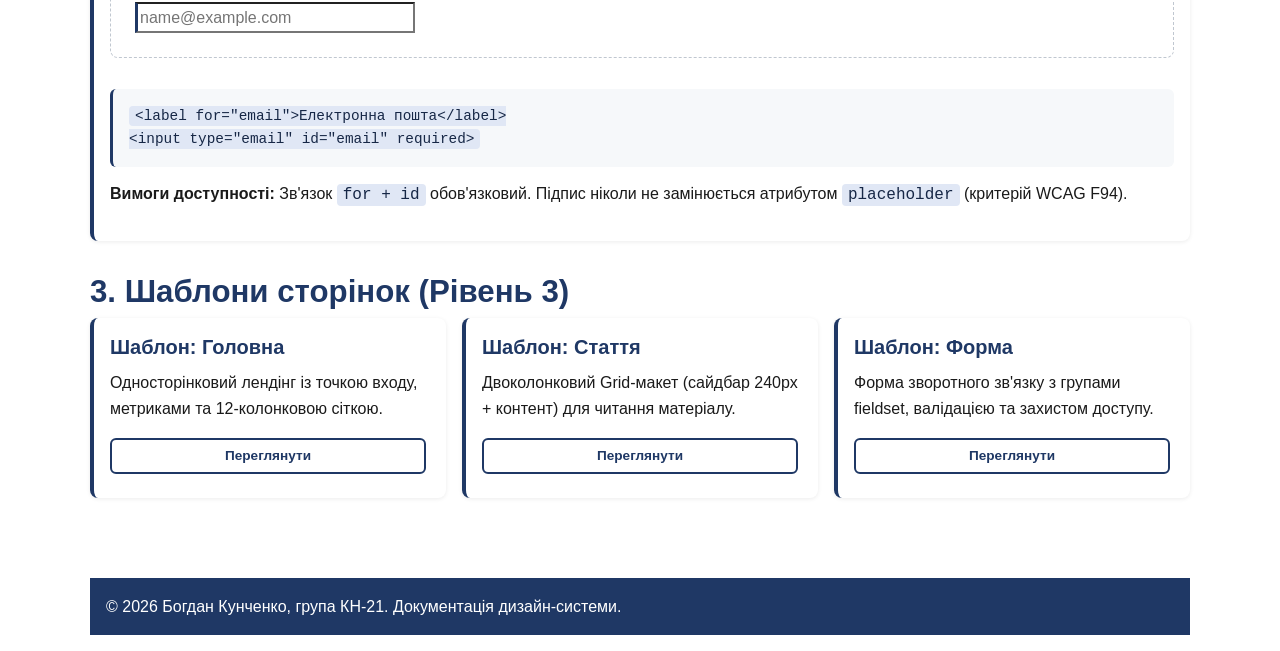
<file: styleguide.html>
<!DOCTYPE html>
<html lang="uk">
<head>
  <meta charset="UTF-8">
  <meta name="viewport" content="width=device-width, initial-scale=1.0">
  <title>Довідник дизайн-системи — Алгоритми та структури даних</title>
  <link rel="stylesheet" href="css/style.css">
  <style>
    /* Акуратне оформлення вітрини довідника */
    .sg-section { margin-bottom: var(--space-2xl); }
    .sg-grid { 
      display: grid; 
      grid-template-columns: repeat(auto-fit, minmax(220px, 1fr)); 
      gap: var(--space-md); 
      margin-bottom: var(--space-md); 
    }
    .color-swatch { 
      padding: var(--space-md); 
      border-radius: 8px; 
      font-weight: 600; 
      box-shadow: 0 2px 6px rgba(0,0,0,0.08);
      display: flex;
      flex-direction: column;
      justify-content: space-between;
      min-height: 90px;
    }
    .sg-preview { 
      padding: var(--space-lg); 
      background: #ffffff;
      border: 1px dashed #c0c7d0; 
      border-radius: 8px; 
      margin-bottom: var(--space-md); 
      display: flex; 
      gap: var(--space-md); 
      align-items: center; 
      flex-wrap: wrap; 
    }
    pre { 
      background: #f6f8fa; 
      padding: var(--space-md); 
      border-radius: 6px; 
      overflow-x: auto; 
      font-size: 0.9rem; 
      border-left: 3px solid var(--color-primary);
    }
    /* Виправлення невидимого заголовка в акцентній картці */
    .card--accent h4 {
      color: #ffffff !important;
      margin-top: 0;
    }
    .card h4 {
      margin-top: 0;
    }
  </style>
</head>
<body class="container">

  <!-- Акуратна, збалансована шапка -->
  <header class="hero" style="margin-top: var(--space-md); display: flex; justify-content: space-between; align-items: center; flex-wrap: wrap;">
    <div>
      <h1 style="color: #ffffff; margin: 0; font-size: 2rem;">Довідник дизайн-системи</h1>
      <p style="color: rgba(255,255,255,0.85); margin: var(--space-xs) 0 0 0;">Єдине джерело правди для порталу «Алгоритми та структури даних»</p>
    </div>
    <a href="index.html" class="btn btn--outline" style="color: #ffffff; border-color: #ffffff; margin: 0;">← На головну сайту</a>
  </header>

  <main>
    <!-- РІВЕНЬ 1: ТОКЕНИ -->
    <section class="sg-section">
      <h2>1. Кольорові токени (HSL палітра 60–30–10)</h2>
      <div class="sg-grid">
        <div class="color-swatch" style="background: hsl(219, 53%, 26%); color: #ffffff;">
          <span>--color-primary (30%)</span>
          <code>hsl(219 53% 26%)</code>
        </div>
        <div class="color-swatch" style="background: hsl(219, 53%, 92%); color: #1a1a1a; border: 1px solid #d0d7de;">
          <span>--color-primary-soft</span>
          <code>hsl(219 53% 92%)</code>
        </div>
        <div class="color-swatch" style="background: hsl(219, 53%, 18%); color: #ffffff;">
          <span>--color-primary-dark</span>
          <code>hsl(219 53% 18%)</code>
        </div>
        <div class="color-swatch" style="background: #c0392b; color: #ffffff;">
          <span>--color-accent (10%)</span>
          <code>#c0392b (Акцент)</code>
        </div>
      </div>
    </section>

    <!-- РІВЕНЬ 2: КОМПОНЕНТИ ТА ДОКУМЕНТУВАННЯ -->
    <section class="sg-section">
      <h2>2. Компоненти інтерфейсу</h2>

      <!-- Компонент 1: Кнопка -->
      <article class="card">
        <h3>Кнопка (.btn)</h3>
        <p><strong>Призначення:</strong> Елемент для виклику головної чи другорядної дії користувача.</p>
        
        <div class="sg-preview">
          <a href="#" class="btn btn--primary">Головна дія (.btn--primary)</a>
          <a href="#" class="btn btn--outline">Другорядна дія (.btn--outline)</a>
          <button class="btn" disabled style="opacity: 0.6; cursor: not-allowed;">Вимкнена дія (disabled)</button>
        </div>

        <pre><code>&lt;a href="pages/resources.html" class="btn btn--primary"&gt;Почати навчання →&lt;/a&gt;
&lt;a href="about.html" class="btn btn--outline"&gt;Про напрям&lt;/a&gt;</code></pre>

        <p><strong>Вимоги доступності:</strong> Для дій брати <code>&lt;button&gt;</code>, для переходів — <code>&lt;a href&gt;</code>. Мінімальна область натискання 44×44px за WCAG 2.5.5.</p>
        <p><strong>Коли НЕ застосовувати:</strong> Не використовувати клас <code>.btn</code> для пунктів верхнього навігаційного меню.</p>
      </article>

      <!-- Компонент 2: Картка -->
      <article class="card" style="margin-top: var(--space-lg);">
        <h3>Картка (.card)</h3>
        <p><strong>Призначення:</strong> Контейнер для візуального групування пов'язаної інформації за гештальт-принципом спільної області.</p>
        
        <div class="sg-preview" style="gap: var(--space-lg); align-items: stretch;">
          <div class="card" style="margin: 0; flex: 1; min-width: 260px;">
            <h4>Звичайна картка</h4>
            <p>Стандартний інформаційний блок на світлому фоні з лівою акцентною смугою.</p>
          </div>
          <div class="card card--accent" style="margin: 0; flex: 1; min-width: 260px;">
            <h4>Акцентна картка</h4>
            <p>Блок із градієнтом для важливих повідомлень або сайдбару сторінки.</p>
          </div>
        </div>

        <pre><code>&lt;section class="card"&gt;...&lt;/section&gt;
&lt;aside class="card card--accent"&gt;...&lt;/aside&gt;</code></pre>

        <p><strong>Коли НЕ застосовувати:</strong> Не загортати короткі однорядкові написи або поодинокі посилання.</p>
      </article>

      <!-- Компонент 3: Поле форми -->
      <article class="card" style="margin-top: var(--space-lg);">
        <h3>Поле форми з підписом</h3>
        <p><strong>Призначення:</strong> Збір даних від користувача із забезпеченням повної доступності для скрінрідерів.</p>
        
        <div class="sg-preview" style="flex-direction: column; align-items: flex-start;">
          <!-- Прибрано текстову зірочку, щоб селектор не дублював її -->
          <label for="demo-email">Електронна пошта</label>
          <input type="email" id="demo-email" required placeholder="name@example.com" style="min-width: 280px;">
        </div>

        <pre><code>&lt;label for="email"&gt;Електронна пошта&lt;/label&gt;
&lt;input type="email" id="email" required&gt;</code></pre>

        <p><strong>Вимоги доступності:</strong> Зв'язок <code>for + id</code> обов'язковий. Підпис ніколи не замінюється атрибутом <code>placeholder</code> (критерій WCAG F94).</p>
      </article>

    <section class="sg-section">
      <h2>3. Шаблони сторінок (Рівень 3)</h2>
      <div class="sg-grid">
        <div class="card" style="margin: 0;">
          <h4>Шаблон: Головна</h4>
          <p>Односторінковий лендінг із точкою входу, метриками та 12-колонковою сіткою.</p>
          <a href="index.html" class="btn btn--outline" style="min-height: 36px; font-size: 0.85rem;">Переглянути</a>
        </div>
        <div class="card" style="margin: 0;">
          <h4>Шаблон: Стаття</h4>
          <p>Двоколонковий Grid-макет (сайдбар 240px + контент) для читання матеріалу.</p>
          <a href="about.html" class="btn btn--outline" style="min-height: 36px; font-size: 0.85rem;">Переглянути</a>
        </div>
        <div class="card" style="margin: 0;">
          <h4>Шаблон: Форма</h4>
          <p>Форма зворотного зв'язку з групами fieldset, валідацією та захистом доступу.</p>
          <a href="contacts.html" class="btn btn--outline" style="min-height: 36px; font-size: 0.85rem;">Переглянути</a>
        </div>
      </div>
    </section>
  </main>

  <footer class="site-footer" style="margin-bottom: var(--space-md);">
    <p style="margin: 0;">© 2026 Богдан Кунченко, група КН-21. Документація дизайн-системи.</p>
  </footer>

</body>
</html>
</file>
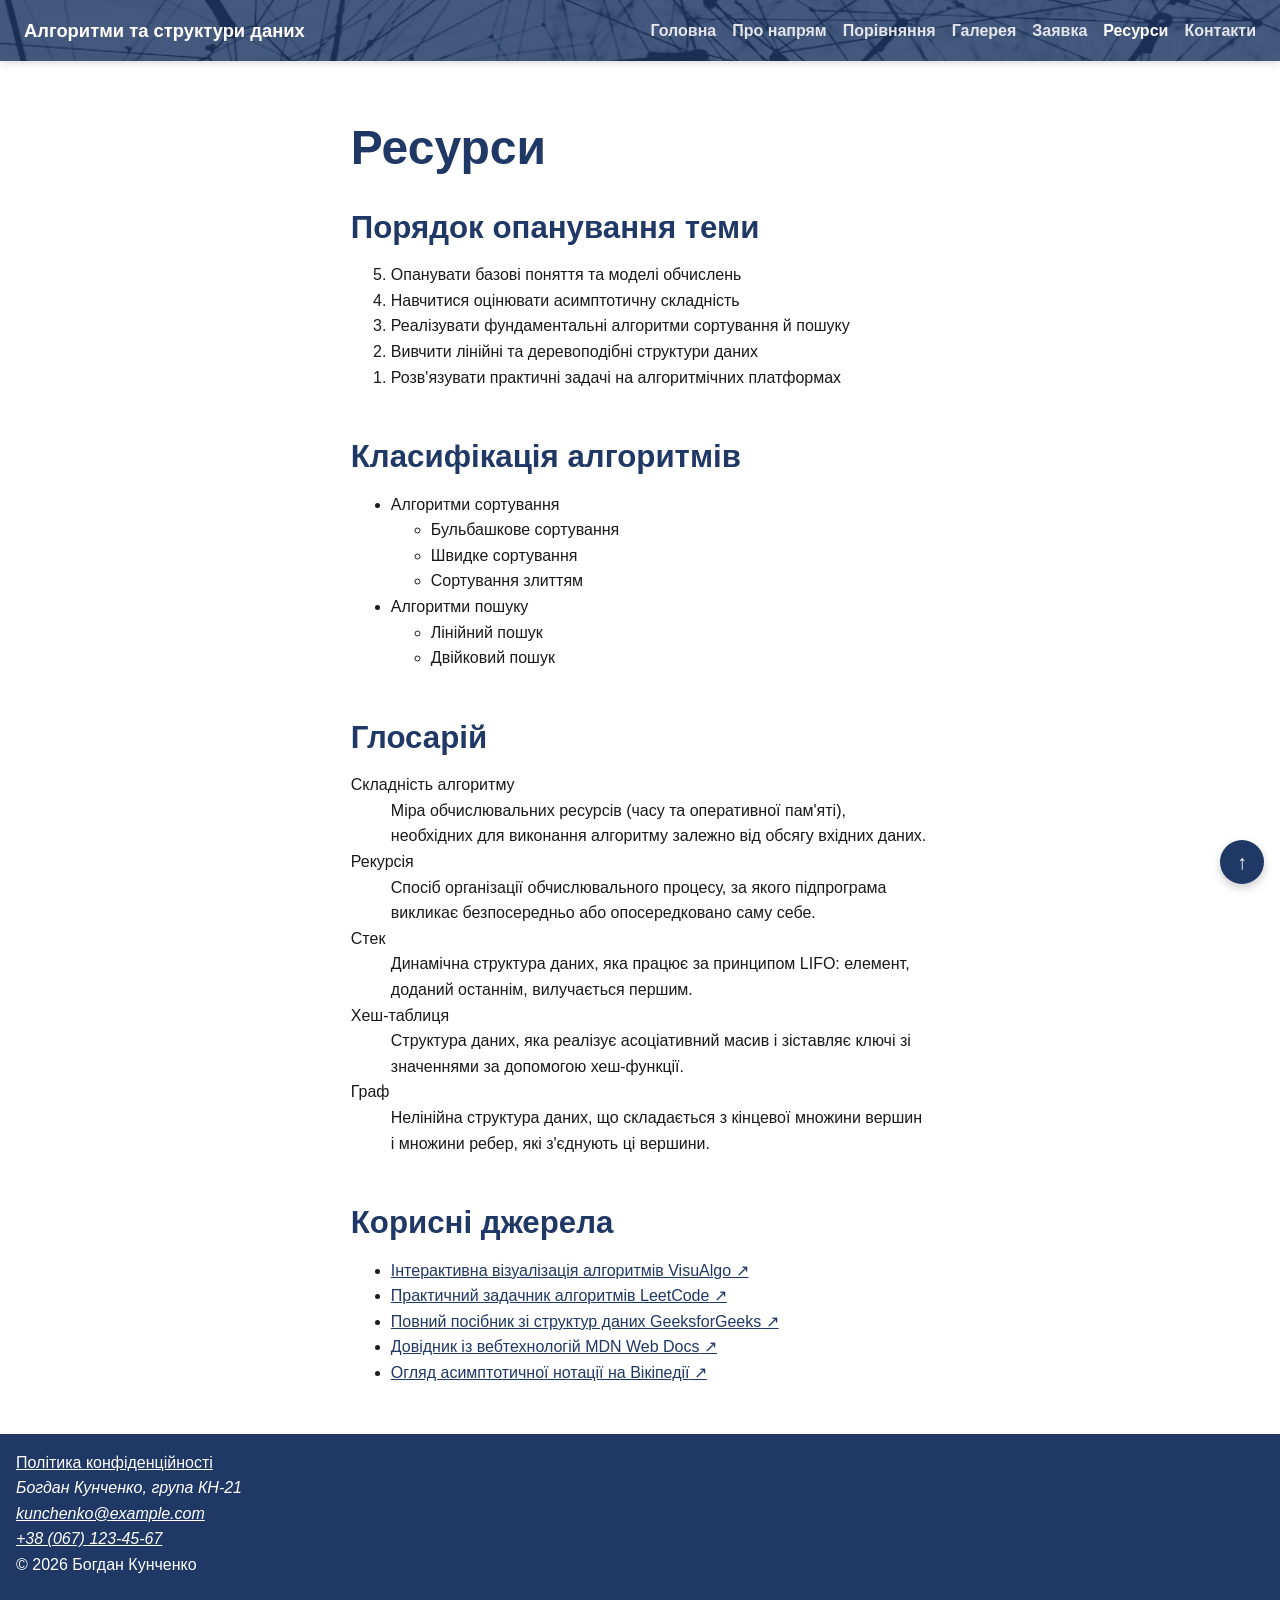
<file: pages/resources.html>
<!DOCTYPE html>
<html lang="uk">
<head>
    <link rel="stylesheet" href="../css/style.css">
    <meta charset="UTF-8">
    <meta name="viewport" content="width=device-width, initial-scale=1.0">
    <meta name="description" content="Добірка найкращих ресурсів, навчальний план, детальна класифікація та практичний глосарій ключових термінів з алгоритмів і структур даних.">
    <meta name="author" content="Богдан Кунченко">

    <link rel="canonical" href="https://kxndan.github.io/lab01-kunchenko/pages/resources.html">
    <meta property="og:title" content="Алгоритми та структури даних — навчальний портал">
    <meta property="og:description" content="Освітній ресурс про фундаментальні алгоритми, структури даних та оцінку обчислювальної складності.">
    <meta property="og:image" content="https://kxndan.github.io/lab01-kunchenko/img/photo-1.jpg">
    <meta property="og:url" content="https://kxndan.github.io/lab01-kunchenko/pages/resources.html">
    <meta property="og:type" content="website">

    <title>Корисні ресурси з алгоритмів та структур даних: глосарій</title>
</head>
<body>
    <header class="hero">
    <a href="../index.html" class="site-title">Алгоритми та структури даних</a>
    <nav>
        <ul class="menu">
        <li><a href="../index.html">Головна</a></li>
        <li><a href="../about.html">Про напрям</a></li>
        <li><a href="../comparison.html">Порівняння</a></li>
        <li><a href="../gallery.html">Галерея</a></li>
        <li><a href="../application.html">Заявка</a></li>
        <li><a href="resources.html" aria-current="page">Ресурси</a></li>
        <li class="menu__contacts"><a href="../contacts.html">Контакти</a></li>
        </ul>
    </nav>
    </header>

    <main class="container content">
        <h1>Ресурси</h1>

        <section>
            <h2>Порядок опанування теми</h2>
            <ol reversed>
                <li>Опанувати базові поняття та моделі обчислень</li>
                <li>Навчитися оцінювати асимптотичну складність</li>
                <li>Реалізувати фундаментальні алгоритми сортування й пошуку</li>
                <li>Вивчити лінійні та деревоподібні структури даних</li>
                <li>Розв'язувати практичні задачі на алгоритмічних платформах</li>
            </ol>
        </section>

        <section>
            <h2>Класифікація алгоритмів</h2>
            <ul>
                <li>Алгоритми сортування
                    <ul>
                        <li>Бульбашкове сортування</li>
                        <li>Швидке сортування</li>
                        <li>Сортування злиттям</li>
                    </ul>
                </li>
                <li>Алгоритми пошуку
                    <ul>
                        <li>Лінійний пошук</li>
                        <li>Двійковий пошук</li>
                    </ul>
                </li>
            </ul>
        </section>

        <section>
            <h2>Глосарій</h2>
            <dl>
                <dt>Складність алгоритму</dt>
                <dd>Міра обчислювальних ресурсів (часу та оперативної пам'яті), необхідних для виконання алгоритму залежно від обсягу вхідних даних.</dd>

                <dt>Рекурсія</dt>
                <dd>Спосіб організації обчислювального процесу, за якого підпрограма викликає безпосередньо або опосередковано саму себе.</dd>

                <dt>Стек</dt>
                <dd>Динамічна структура даних, яка працює за принципом LIFO: елемент, доданий останнім, вилучається першим.</dd>

                <dt>Хеш-таблиця</dt>
                <dd>Структура даних, яка реалізує асоціативний масив і зіставляє ключі зі значеннями за допомогою хеш-функції.</dd>

                <dt>Граф</dt>
                <dd>Нелінійна структура даних, що складається з кінцевої множини вершин і множини ребер, які з'єднують ці вершини.</dd>
            </dl>
        </section>

        <section>
            <h2>Корисні джерела</h2>
            <ul>
                <li><a href="https://visualgo.net/en" target="_blank" rel="noopener">Інтерактивна візуалізація алгоритмів VisuAlgo</a></li>
                <li><a href="https://leetcode.com/" target="_blank" rel="noopener">Практичний задачник алгоритмів LeetCode</a></li>
                <li><a href="https://www.geeksforgeeks.org/learn-data-structures-and-algorithms/" target="_blank" rel="noopener">Повний посібник зі структур даних GeeksforGeeks</a></li>
                <li><a href="https://developer.mozilla.org/uk/" target="_blank" rel="noopener">Довідник із вебтехнологій MDN Web Docs</a></li>
                <li><a href="https://en.wikipedia.org/wiki/Big_O_notation" target="_blank" rel="noopener">Огляд асимптотичної нотації на Вікіпедії</a></li>
            </ul>
        </section>
    </main>

    <footer class="site-footer">
        <a href="../privacy.html">Політика конфіденційності</a>
        <address>
            Богдан Кунченко, група КН-21<br>
            <a href="mailto:kunchenko@example.com">kunchenko@example.com</a><br>
            <a href="tel:+380671234567">+38 (067) 123-45-67</a>
        </address>
        <p>&copy; 2026 Богдан Кунченко</p>
    </footer>
    <a href="#top" class="back-to-top" aria-label="Нагору">↑</a>
</body id="top">
</html>
</file>
<file: css/style.css>
/* 
   0. Глобальне скидання, блокова модель та плавний скрол
*/

*,
*::before,
*::after {
  box-sizing: border-box;
}

html {
  scroll-behavior: smooth;
  scroll-padding-top: 90px;
}

/* Захист від розриву довгих слів (адреси пошти, довгі посилання) */
body {
  overflow-wrap: anywhere;
}

/* 
   1. Вебшрифти (@font-face)
*/

@font-face {
  font-family: "Inter";
  src: url("../fonts/inter-regular.woff2") format("woff2");
  font-weight: 400;
  font-style: normal;
  font-display: swap;
}

@font-face {
  font-family: "Inter";
  src: url("../fonts/inter-bold.woff2") format("woff2");
  font-weight: 700;
  font-style: normal;
  font-display: swap;
}

/* 
   2. Змінні (:root): палітра, шкала та рівні z-index
*/

:root {
  /* Палітра HSL */
  --color-primary: hsl(219, 53%, 26%);
  --color-primary-soft: hsl(219, 53%, 92%);
  --color-primary-dark: hsl(219, 53%, 18%);
  --color-text: hsl(0, 0%, 10%);
  --color-muted: hsl(0, 0%, 40%);
  --color-surface: hsl(0, 0%, 100%);
  --color-accent: hsl(4, 74%, 42%);

  /* Відступи */
  --space-xs: 4px;
  --space-sm: 8px;
  --space-md: 16px;
  --space-lg: 24px;
  --space-xl: 32px;
  --space-2xl: 48px;

  /* z-index */
  --z-header: 100;
  --z-fixed: 200;
}

/* 
   3. Базові стилі сторінки
*/

body {
  font-family: "Inter", "Segoe UI", Roboto, "Helvetica Neue", Arial, sans-serif;
  font-size: 1rem;
  line-height: 1.6;
  color: var(--color-text);
  background-color: var(--color-surface);
  margin: 0;
  padding: 0;
  min-height: 100vh;
  display: flex;
  flex-direction: column;
}

main {
  flex: 1;
}

/* Розумний контейнер на math-функції min() (Крок 11) */
.container {
  width: min(100% - 2 * var(--space-md), 1100px);
  margin-inline: auto;
}

.content {
  max-width: 65ch;
}

p {
  margin-top: 0;
  margin-bottom: var(--space-md);
}

input, textarea, select, button {
  font: inherit;
}

code, pre {
  font-family: "Fira Code", Consolas, "Courier New", monospace;
}

/* 
   4. Плавна типографіка (clamp)
*/

/* Заголовок h1 плавно масштабується від 1.75rem до 3rem без @media (Крок 11) */
h1 {
  font-size: clamp(1.75rem, 1.2rem + 2.5vw, 3rem);
  line-height: 1.2;
  color: var(--color-primary);
  font-weight: 700;
  margin-top: 1.2em;
  margin-bottom: 0.5em;
}

h2, h3, h4 {
  color: var(--color-primary);
  font-weight: 700;
  margin-top: 1.5em;
  margin-bottom: 0.5em;
}

h2 { font-size: 1.953rem; line-height: 1.2; }
h3 { font-size: 1.563rem; line-height: 1.25; }
h4 { font-size: 1.25rem; line-height: 1.3; }

h2 + p { font-weight: 600; }
h2 ~ p { color: var(--color-muted); }

/* 
   5. Макет сторінки на іменованих областях CSS Grid (Mobile-First) (Кроки 5, 10)
*/

/* Базовий мобільний вигляд: 1 колонка */
.page {
  display: grid;
  grid-template-columns: 1fr;
  grid-template-areas:
    "header"
    "main"      /* на вузькому екрані вміст ВИЩЕ панелі */
    "sidebar"
    "footer";
  gap: var(--space-md);
  min-height: 100vh;
}

.page__header  { grid-area: header; width: 100%; }
.page__sidebar { grid-area: sidebar; height: fit-content; margin-inline: var(--space-md); }
.page__main    { grid-area: main; margin-inline: var(--space-md); }
.page__footer  { grid-area: footer; width: 100%; }

/* Перша контрольна точка: планшети та ПК (від 768px) - 2 колонки (Крок 10) */
@media (min-width: 768px) {
  .page {
    grid-template-columns: 240px 1fr;
    grid-template-areas:
      "header  header"
      "sidebar main"
      "footer  footer";
    gap: var(--space-lg);
  }

  .page__sidebar {
    margin-inline: 0;
    margin-left: var(--space-md);
  }

  .page__main {
    margin-inline: 0;
    margin-right: var(--space-md);
  }
}

/* Друга контрольна точка: широкі екрани (від 1200px) - розширюємо бічну панель (Крок 10) */
@media (min-width: 1200px) {
  .page {
    grid-template-columns: 280px 1fr;
  }
}

/* 
   6. Панель показників на Grid (Крок 9)
*/

.stats {
  display: grid;
  grid-template-columns: repeat(auto-fit, minmax(160px, 1fr));
  gap: var(--space-md);
  margin-bottom: var(--space-lg);
  place-items: center;
  text-align: center;
}

.stats__item {
  background: var(--color-primary-soft);
  color: var(--color-primary-dark);
  padding: var(--space-md);
  border-radius: 8px;
  font-weight: 700;
  width: 100%;
  box-shadow: 0 1px 3px rgba(0, 0, 0, 0.05);
}

/* 
   7. Галерея на CSS Grid (Крок 7)
*/

.card-grid {
  display: grid;
  grid-template-columns: repeat(auto-fit, minmax(280px, 1fr));
  gap: var(--space-lg);
  margin-bottom: var(--space-xl);
}

.card-grid .card {
  margin-bottom: 0;
  height: 100%;
}

.card-grid img {
  width: 100%;
  height: auto;
  border-radius: 4px;
}

/* 
   8. Адаптивні таблиці (Крок 12)
*/

.table-wrap {
  width: 100%;
  overflow-x: auto;  
  margin-bottom: var(--space-md);
  border-radius: 6px;
}

table {
  border-collapse: collapse;
  width: 100%;
  min-width: 580px;       
}

th, td {
  padding: var(--space-sm) var(--space-md);
  text-align: left;
  overflow-wrap: normal;   
  word-break: normal;
}

tbody tr:nth-child(even) {
  background-color: var(--color-primary-soft);
}

/* 
   9. Шапка, навігація, картки та елементи інтерфейсу
*/

header.hero {
  position: sticky;
  top: 0;
  z-index: var(--z-header);
  background:
    linear-gradient(rgb(31 56 100 / 80%), rgb(31 56 100 / 80%)),
    url("../img/photo-1.jpg") center / cover no-repeat;
  color: #ffffff;
  padding: var(--space-md) var(--space-lg);
  box-shadow: 0 2px 8px rgba(0, 0, 0, 0.15);
  display: flex;
  justify-content: space-between;
  align-items: center;
  flex-wrap: wrap;
  gap: var(--space-sm);
}

.site-title {
  color: #ffffff;
  font-weight: 700;
  font-size: 1.15rem;
  text-decoration: none;
}

.menu {
  display: flex;
  align-items: center;
  gap: var(--space-md);
  flex-wrap: wrap;
  list-style: none;
  padding: 0;
  margin: 0;
}

.menu a {
  color: #ffffff;
  font-weight: 600;
  text-decoration: none;
}

.menu a:not([aria-current="page"]) {
  opacity: 0.85;
}

.card {
  position: relative;
  background: var(--color-surface);
  padding: var(--space-md);
  border-radius: var(--space-sm);
  margin-bottom: var(--space-md);
  box-shadow: 0 1px 4px rgba(0, 0, 0, 0.08);
  border-left: 4px solid var(--color-primary);
  display: flex;
  flex-direction: column;
  transition: transform 0.2s ease, box-shadow 0.2s ease;
}

.card:hover {
  transform: translateY(-4px);
  box-shadow: 0 6px 16px rgba(0, 0, 0, 0.12);
}

.badge {
  position: absolute;
  top: var(--space-sm);
  right: var(--space-sm);
  background: var(--color-accent);
  color: #ffffff;
  padding: 2px var(--space-xs);
  border-radius: 4px;
  font-size: 0.75rem;
  font-weight: 700;
  text-transform: uppercase;
}

.card--accent {
  background: linear-gradient(135deg, var(--color-primary), var(--color-primary-dark));
  color: #ffffff;
  border-left: none;
}

.card--accent h2,
.card--accent h3 {
  color: #ffffff;
}

.card--accent ul li:last-child {
  color: var(--color-primary-soft);
}

.btn {
  display: inline-flex;
  align-items: center;   
  justify-content: center;
  min-height: 44px;
  padding: 0 var(--space-md); /* 16px відступи по боках */
  
  background: var(--color-primary);
  color: #ffffff;
  text-decoration: none;
  border: none;
  border-radius: 6px;
  cursor: pointer;
  font-weight: 600;
  margin-bottom: var(--space-sm);
  margin-right: var(--space-xs);
  transition: background-color 0.2s ease, transform 0.1s ease;
}

.btn:hover {
  background: var(--color-primary-dark);
}

.btn:active {
  transform: translateY(1px);
}

.back-to-top {
  position: fixed;
  right: var(--space-md);
  bottom: var(--space-md);
  z-index: var(--z-fixed);
  display: inline-flex;
  align-items: center;
  justify-content: center;
  width: 44px;
  height: 44px;
  background: var(--color-primary);
  color: #ffffff;
  border-radius: 50%;
  text-decoration: none;
  font-size: 1.25rem;
  box-shadow: 0 4px 10px rgba(0, 0, 0, 0.2);
}

/* 
   10. Форми, цитати та доступність
*/

fieldset {
  border: 1px solid #d0d7de;
  border-radius: 6px;
  padding: var(--space-md);
  margin-bottom: var(--space-md);
}

fieldset label {
  display: inline-block;
  white-space: nowrap;
  margin-right: var(--space-sm);
  margin-bottom: var(--space-xs);
}

input[type="text"],
input[type="email"],
input[type="tel"],
select,
textarea {
  max-width: 100%;
}

legend {
  font-weight: 600;
  color: var(--color-primary);
  padding: 0 var(--space-sm);
}

input[required], textarea[required], select[required] {
  border-left: 3px solid var(--color-primary);
}

label:has(+ br + input[required])::after,
label:has(+ br + textarea[required])::after,
label:has(+ br + select[required])::after,
label:has(+ input[required])::after {
  content: " *";
  color: var(--color-accent);
}

.quote {
  border-left: 4px solid var(--color-primary);
  padding-left: var(--space-md);
  margin: var(--space-md) 0;
  font-style: italic;
  color: var(--color-muted);
}

code {
  background: var(--color-primary-soft);
  color: var(--color-primary-dark);
  padding: 2px 6px;
  border-radius: 4px;
}

.site-footer {
  background: var(--color-primary);
  color: #ffffff;
  padding: var(--space-md);
  margin-top: var(--space-xl);
}

.site-footer a { color: #ffffff; }

main a {
  color: var(--color-primary);
  text-decoration: underline;
}

a:focus-visible, button:focus-visible, input:focus-visible, select:focus-visible, textarea:focus-visible {
  outline: 3px solid var(--color-primary);
  outline-offset: 2px;
}

a[href^="http"]::after { content: " ↗"; }
a[href$=".pdf"]::after { content: " (PDF)"; }

@media (prefers-reduced-motion: reduce) {
  *, *::before, *::after {
    animation-duration: 0.01ms !important;
    animation-iteration-count: 1 !important;
    transition-duration: 0.01ms !important;
    scroll-behavior: auto !important;
  }
}

/* 
   11. Модульна 12-колонкова сітка, ієрархія та ритм (Лабораторна 13)
*/

/* 12-колонковий контейнер сторінки (Крок 5) */
.page-grid {
  display: grid;
  grid-template-columns: repeat(12, 1fr);
  gap: var(--space-lg);
  max-width: 1100px;
  margin-inline: auto;
  padding-inline: var(--space-md);
  margin-bottom: var(--space-2xl);
}

.page-grid .card {
  height: 100%;
  margin-bottom: 0;
}

/* Розподіл колонок у сітці */
.span-12 { grid-column: span 12; }
.span-8  { grid-column: span 8; }
.span-4  { grid-column: span 4; }

/* На мобільних екранах (<768px) усі блоки розгортаються на 12 колонок (в 1 стовпчик) */
@media (max-width: 768px) {
  .span-8,
  .span-4 {
    grid-column: span 12;
  }
}

/* Hero-блок точки входу */
.hero-intro {
  padding: var(--space-lg) 0;
}

.hero-intro .lead {
  font-size: 1.25rem;
  color: var(--color-muted);
  max-width: 65ch;
  margin-bottom: var(--space-lg);
}

/* Група кнопок заклику до дії */
.cta-group {
  display: flex;
  gap: var(--space-md);
  flex-wrap: wrap;
  margin-bottom: var(--space-md);
}

/* Головний заклик до дії: 10% акцентного кольору (Крок 9, 11) */
.btn--primary {
  background: var(--color-accent);
  color: #ffffff;
}

.btn--primary:hover {
  background: hsl(4, 74%, 35%);
}

/* Принцип близькості Гештальт-теорії: відступ ПЕРЕД заголовком більший, ніж ПІСЛЯ (Крок 8) */
h2 {
  margin-top: var(--space-xl);  /* 32px — відокремлює від попереднього */
  margin-bottom: var(--space-sm); /* 8px — тримає біля свого тексту */
}

/* Подвоєне "повітря" між смисловими блоками (Крок 10) */
section + section {
  margin-top: var(--space-2xl); /* 48px */
}

/* Центрування для Hero точки входу */
.text-center {
  text-align: center;
}

.text-center .lead {
  margin-inline: auto;
}

.text-center .cta-group {
  justify-content: center;
}

/* Елегантна контурна кнопка (Ghost button) */
.btn--outline {
  background: transparent;
  color: var(--color-primary);
  border: 2px solid var(--color-primary);
}

.btn--outline:hover {
  background: var(--color-primary-soft);
  color: var(--color-primary-dark);
}

/* М'якший і благородніший акцент для головної кнопки */
.btn--primary {
  background: #c0392b;
  color: #ffffff;
  box-shadow: 0 4px 12px rgba(192, 57, 43, 0.25);
}

.btn--primary:hover {
  background: #a93226;
  transform: translateY(-2px);
}
</file>
